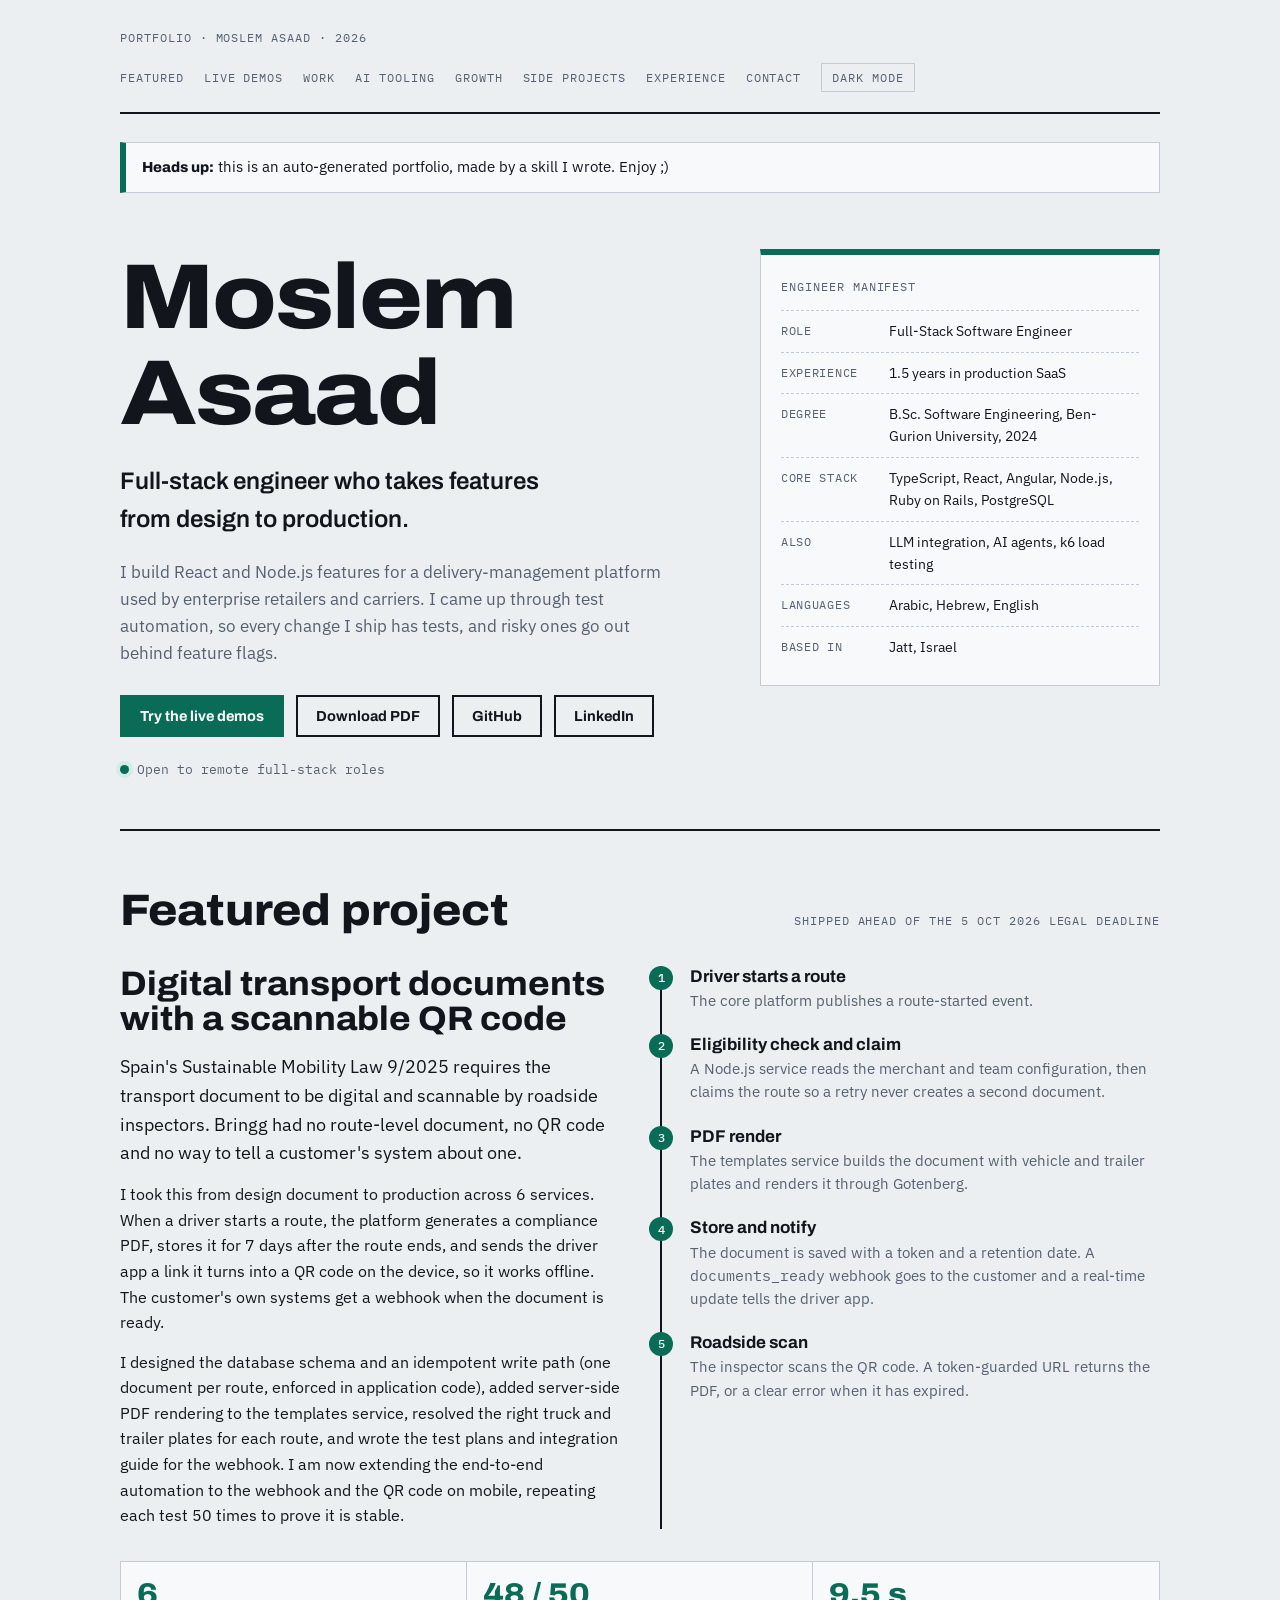
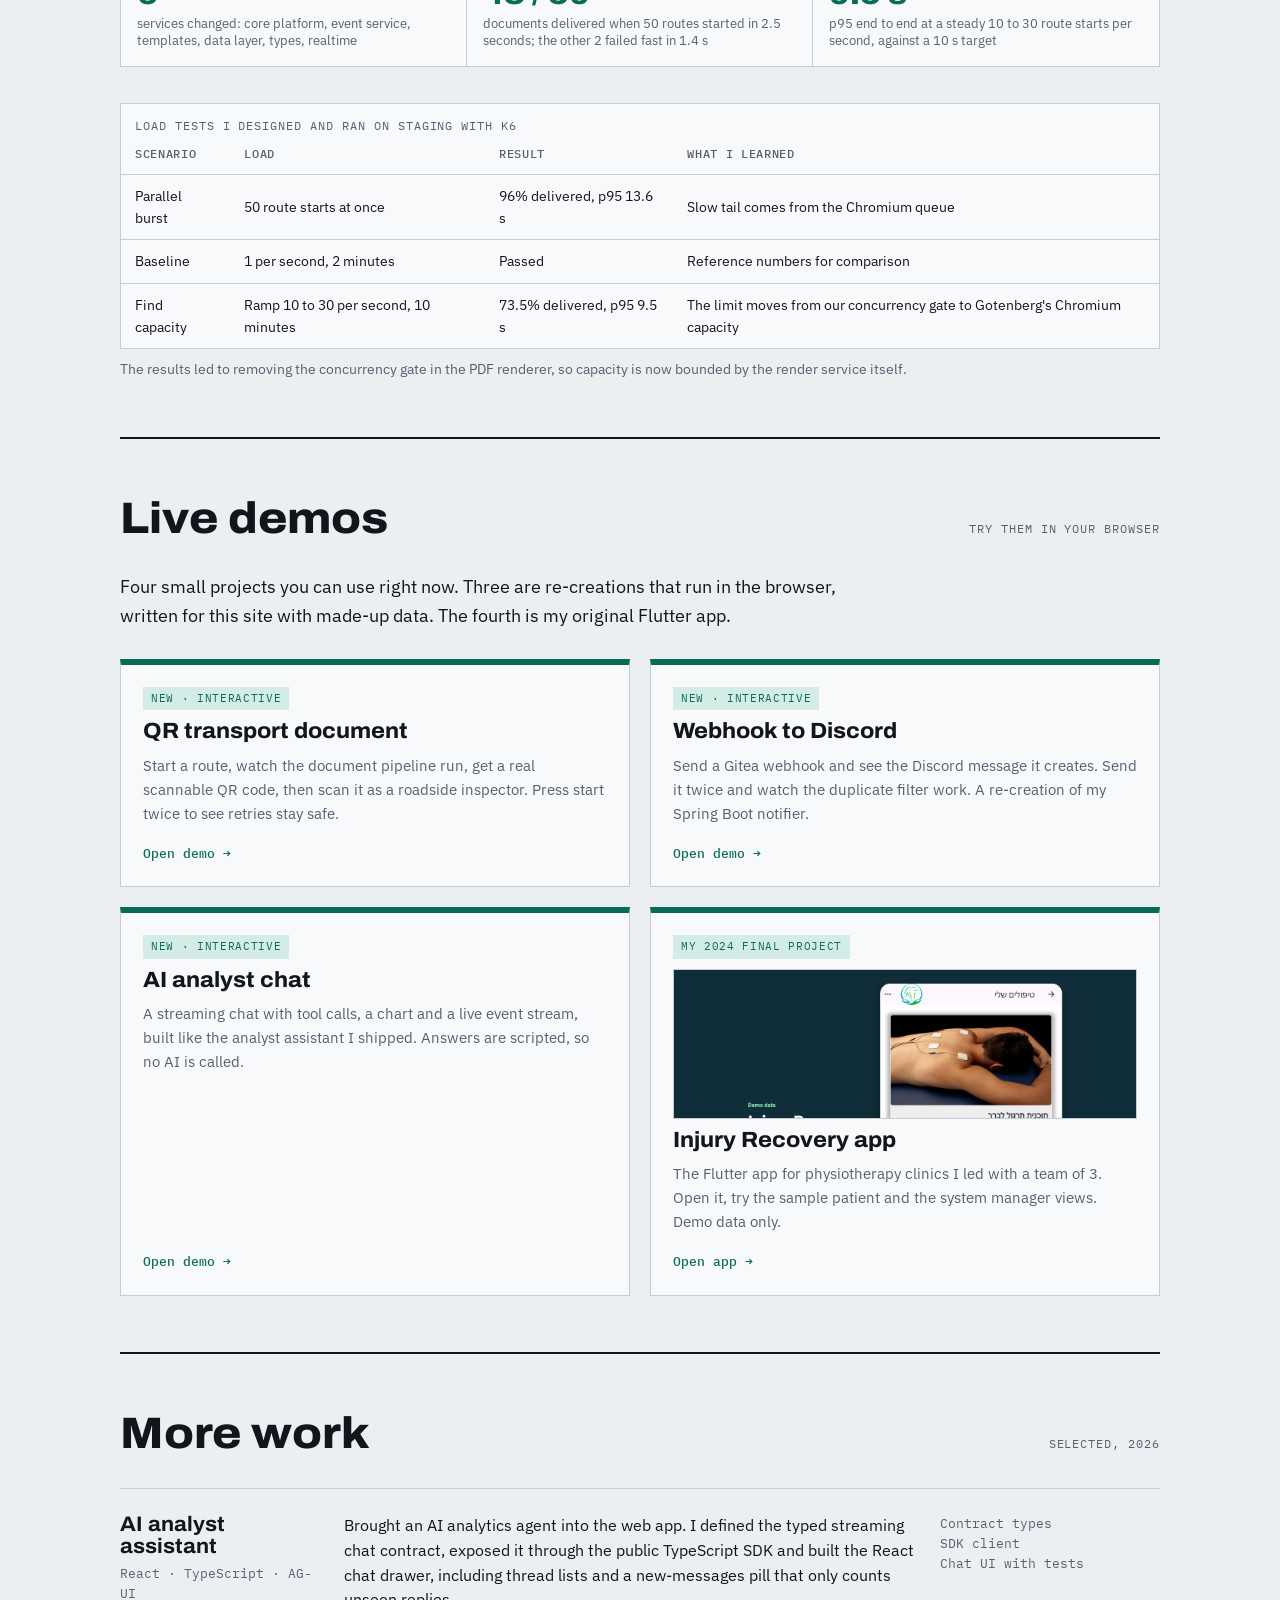
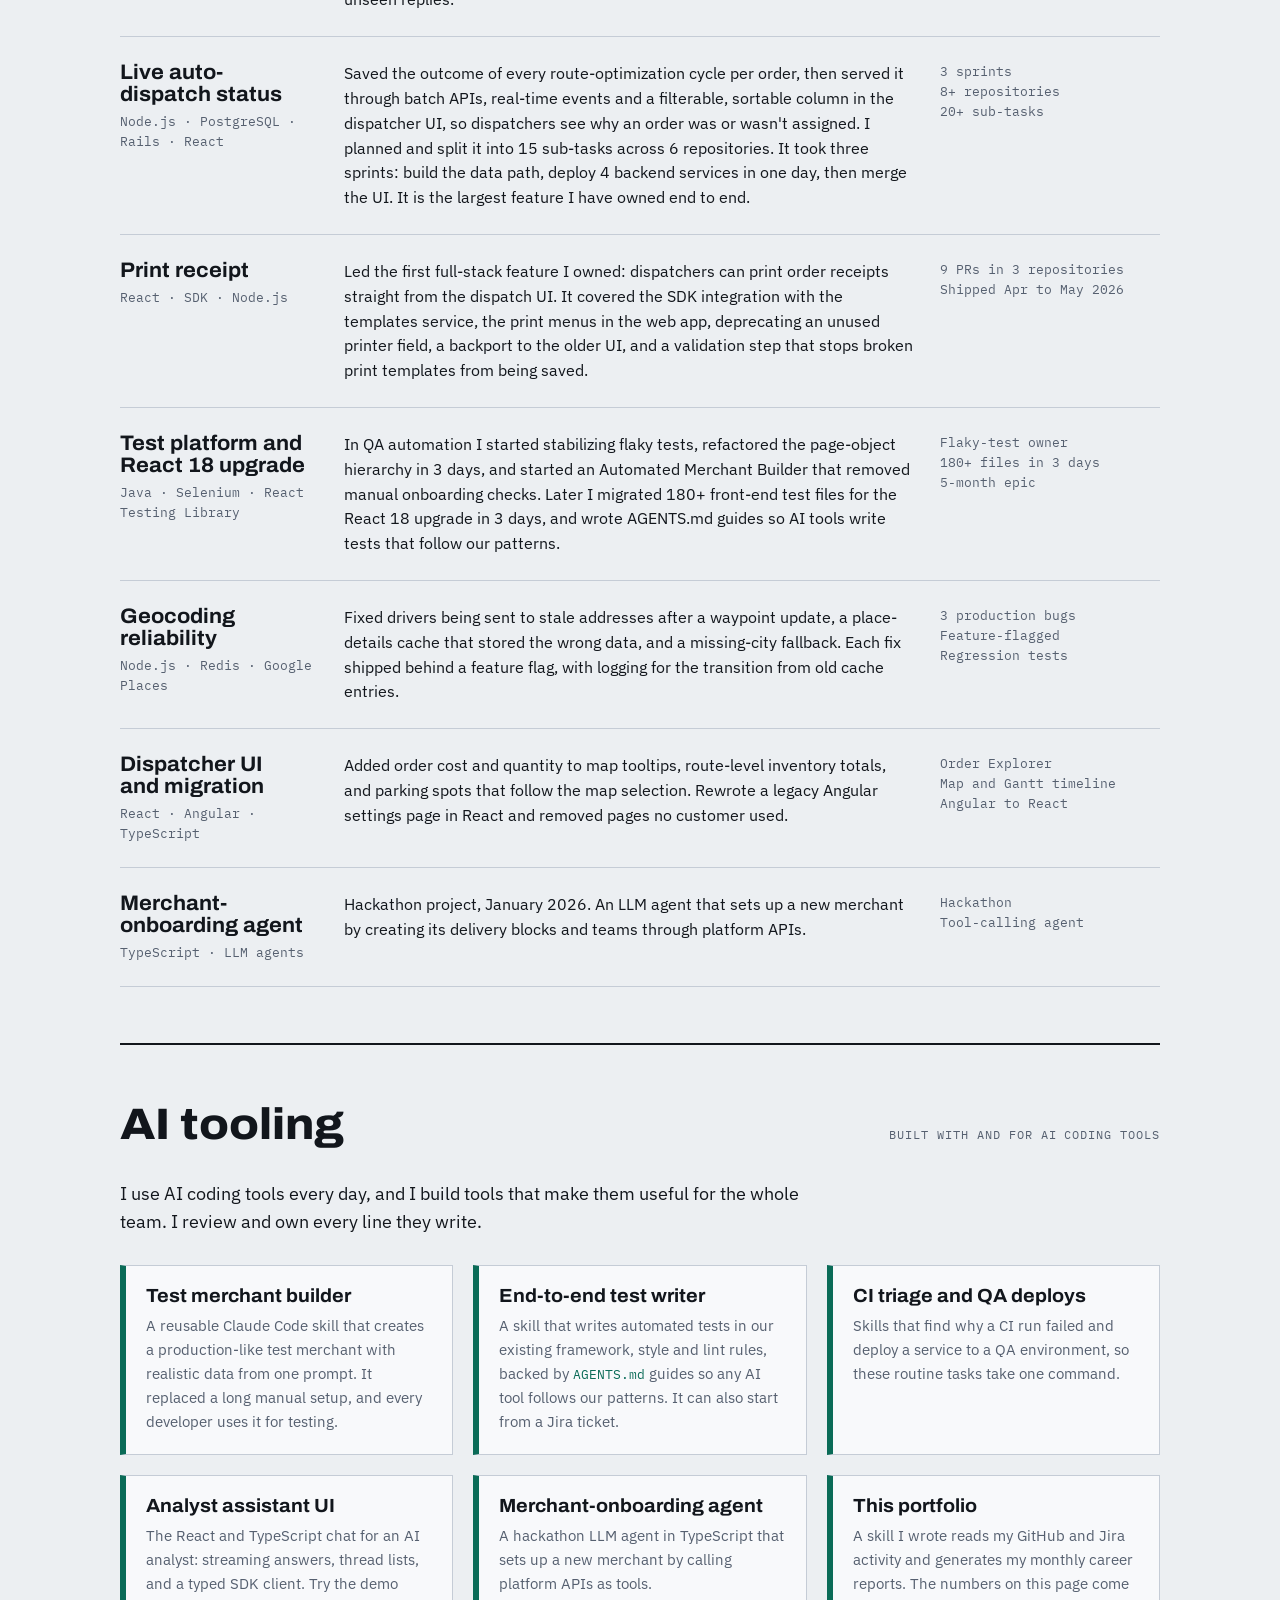
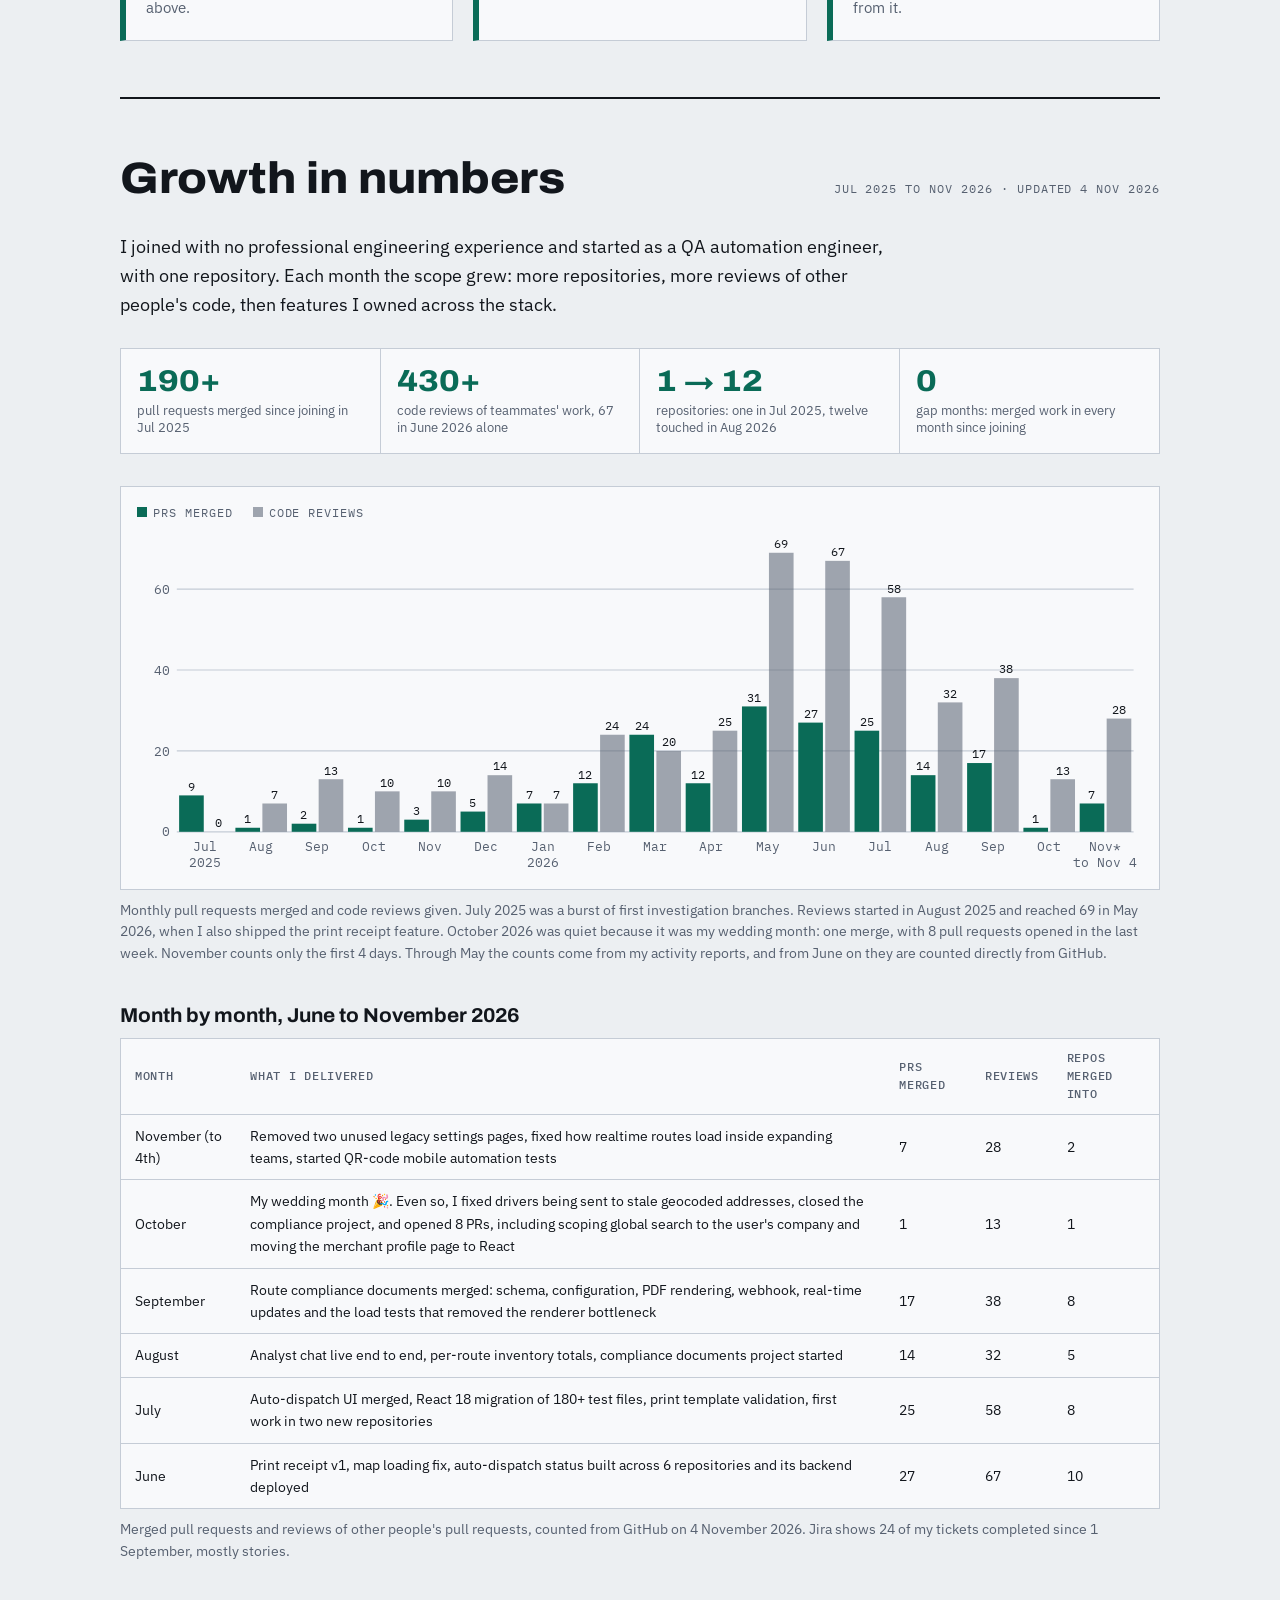
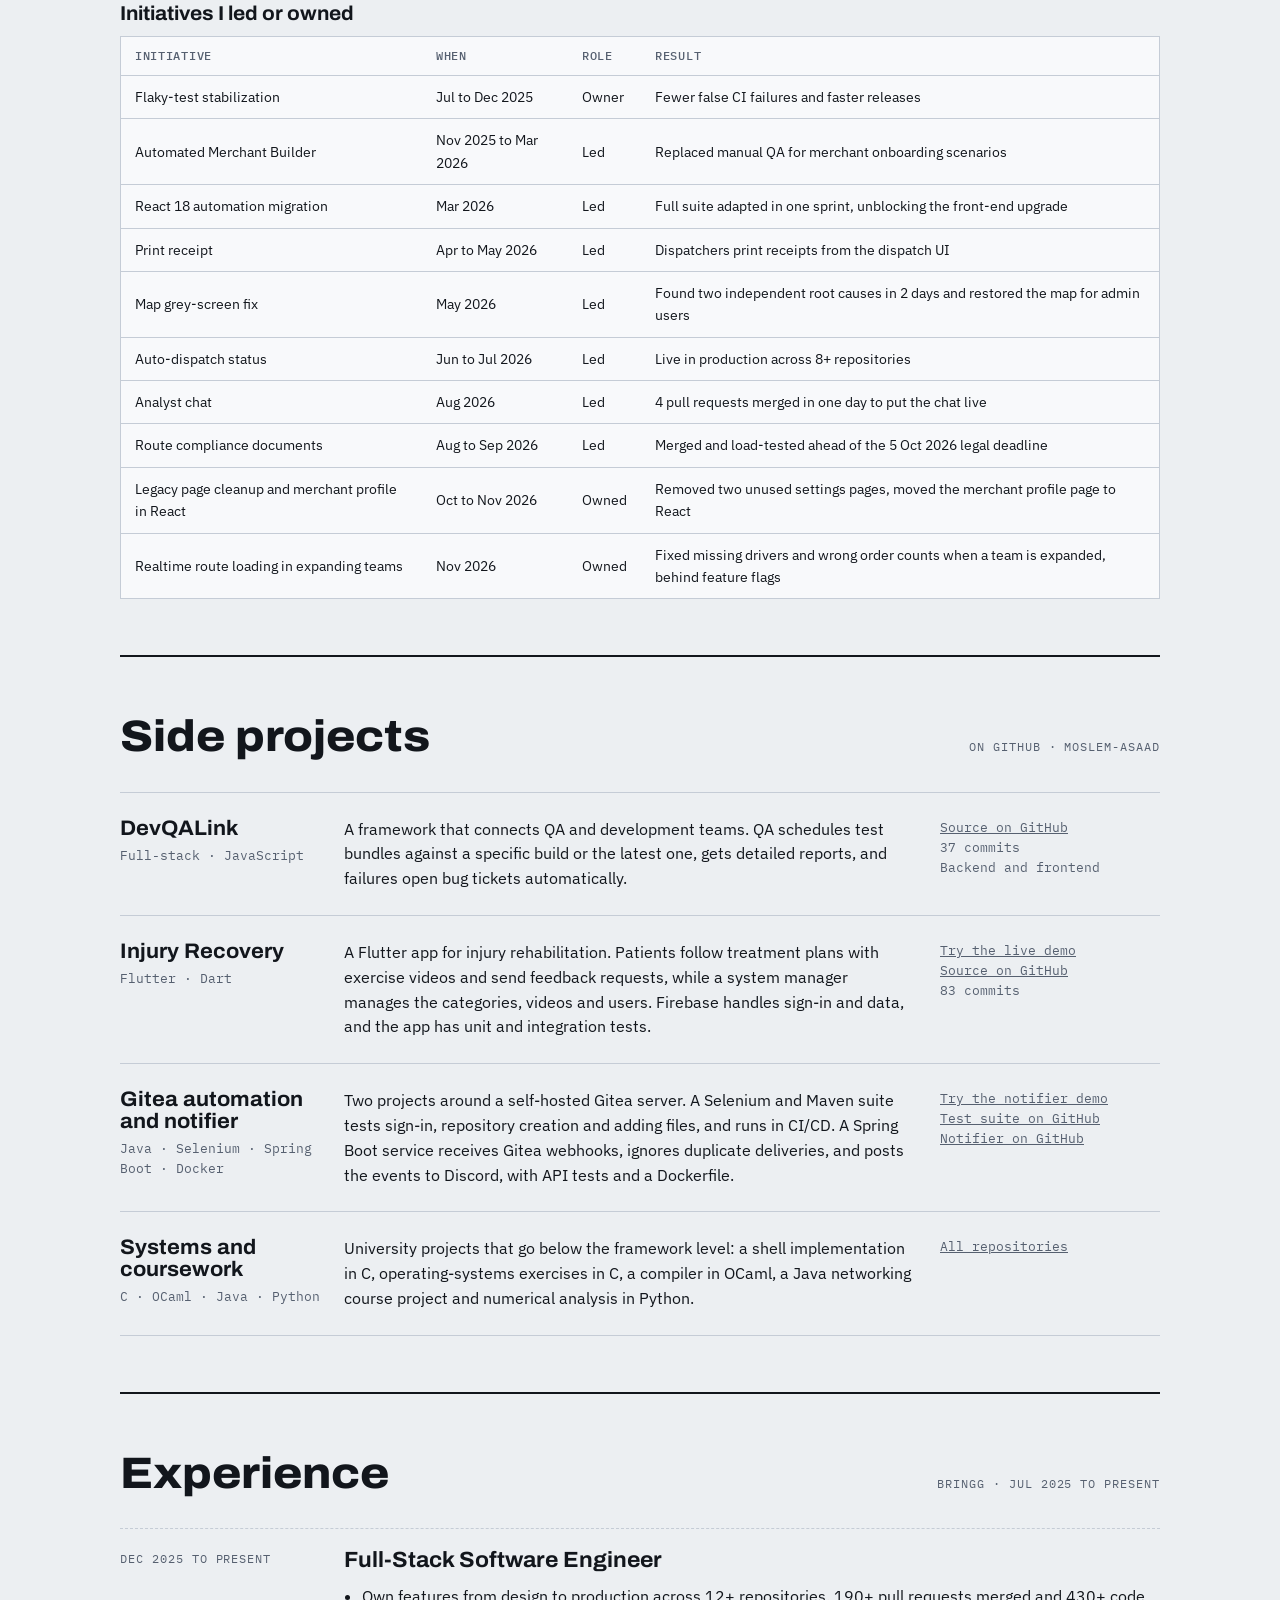
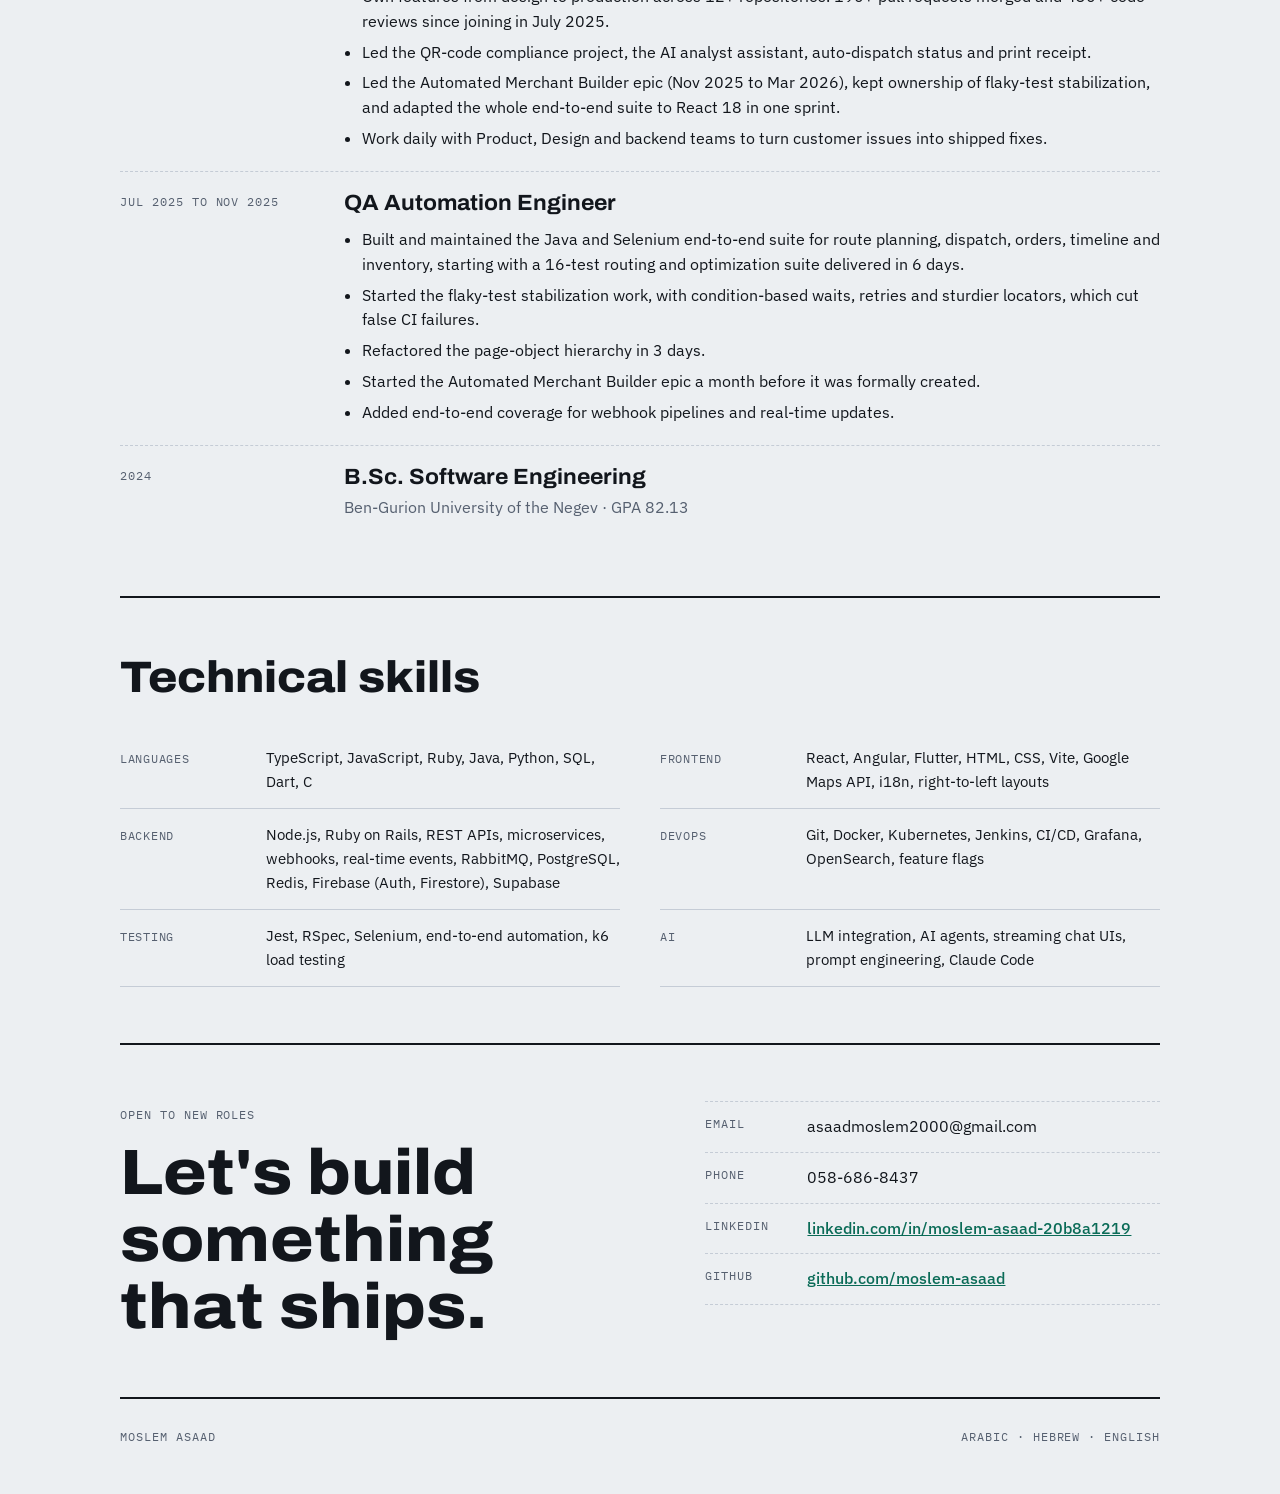
<file: index.html>
<!doctype html>
<html lang="en">
<head>
<meta charset="utf-8">
<meta name="viewport" content="width=device-width, initial-scale=1, viewport-fit=cover">
<title>Moslem Asaad | Full-Stack Engineer</title>
<meta name="description" content="Portfolio of Moslem Asaad, full-stack engineer. Live demos, shipped projects and results.">
<meta property="og:title" content="Moslem Asaad | Full-Stack Engineer">
<meta property="og:description" content="Live demos and shipped projects: a QR compliance feature across 6 services, an AI analyst chat and more.">
<link rel="stylesheet" href="https://fonts.googleapis.com/css2?family=Archivo:wdth,wght@62..125,500..900&family=IBM+Plex+Sans:wght@400;500;600&family=IBM+Plex+Mono:wght@400;500&display=swap">
<link rel="stylesheet" href="assets/site.css">
<script src="assets/site.js"></script>
</head>
<body>
<a class="skip" href="#main">Skip to content</a>
<div class="wrap">
  <header class="bar">
    <span class="label">Portfolio · Moslem Asaad · 2026</span>
    <nav class="label" aria-label="Sections">
      <a href="#case">Featured</a><a href="#demos">Live demos</a><a href="#work">Work</a><a href="#ai">AI tooling</a><a href="#growth">Growth</a><a href="#side">Side projects</a><a href="#experience">Experience</a><a href="#contact">Contact</a>
      <button class="theme-btn" data-theme-toggle type="button">Dark mode</button>
    </nav>
  </header>

  <main id="main">
    <p class="heads"><b>Heads up:</b> this is an auto-generated portfolio, made by a skill I wrote. Enjoy ;)</p>
    <div class="hero">
      <div>
        <h1>Moslem Asaad</h1>
        <p class="role">Full-stack engineer who takes features from design to production.</p>
        <p class="pitch">I build React and Node.js features for a delivery-management platform used by enterprise retailers and carriers. I came up through test automation, so every change I ship has tests, and risky ones go out behind feature flags.</p>
        <div class="actions">
          <a class="btn primary" href="#demos">Try the live demos</a>
          <a class="btn" href="Moslem-Asaad-Portfolio.pdf" download>Download PDF</a>
          <a class="btn" href="https://github.com/moslem-asaad" target="_blank" rel="noopener">GitHub</a>
          <a class="btn" href="https://www.linkedin.com/in/moslem-asaad-20b8a1219/" target="_blank" rel="noopener">LinkedIn</a>
        </div>
        <p class="status-pill">Open to remote full-stack roles</p>
      </div>
      <aside class="manifest" aria-label="At a glance">
        <span class="label">Engineer manifest</span>
        <dl>
          <div class="row"><dt>Role</dt><dd>Full-Stack Software Engineer</dd></div>
          <div class="row"><dt>Experience</dt><dd>1.5 years in production SaaS</dd></div>
          <div class="row"><dt>Degree</dt><dd>B.Sc. Software Engineering, Ben-Gurion University, 2024</dd></div>
          <div class="row"><dt>Core stack</dt><dd>TypeScript, React, Angular, Node.js, Ruby on Rails, PostgreSQL</dd></div>
          <div class="row"><dt>Also</dt><dd>LLM integration, AI agents, k6 load testing</dd></div>
          <div class="row"><dt>Languages</dt><dd>Arabic, Hebrew, English</dd></div>
          <div class="row"><dt>Based in</dt><dd>Jatt, Israel</dd></div>
        </dl>
      </aside>
    </div>

    <section id="case" aria-labelledby="case-h">
      <div class="sec-head">
        <h2 id="case-h">Featured project</h2>
        <span class="label">Shipped ahead of the 5 Oct 2026 legal deadline</span>
      </div>
      <div class="case">
        <div>
          <h3>Digital transport documents with a scannable QR code</h3>
          <p class="lede">Spain's Sustainable Mobility Law 9/2025 requires the transport document to be digital and scannable by roadside inspectors. Bringg had no route-level document, no QR code and no way to tell a customer's system about one.</p>
          <p>I took this from design document to production across 6 services. When a driver starts a route, the platform generates a compliance PDF, stores it for 7 days after the route ends, and sends the driver app a link it turns into a QR code on the device, so it works offline. The customer's own systems get a webhook when the document is ready.</p>
          <p>I designed the database schema and an idempotent write path (one document per route, enforced in application code), added server-side PDF rendering to the templates service, resolved the right truck and trailer plates for each route, and wrote the test plans and integration guide for the webhook. I am now extending the end-to-end automation to the webhook and the QR code on mobile, repeating each test 50 times to prove it is stable.</p>
        </div>
        <ol class="flow" aria-label="How a document is produced">
          <li><strong>Driver starts a route</strong><span>The core platform publishes a route-started event.</span></li>
          <li><strong>Eligibility check and claim</strong><span>A Node.js service reads the merchant and team configuration, then claims the route so a retry never creates a second document.</span></li>
          <li><strong>PDF render</strong><span>The templates service builds the document with vehicle and trailer plates and renders it through Gotenberg.</span></li>
          <li><strong>Store and notify</strong><span>The document is saved with a token and a retention date. A <span class="mono" style="display:inline;margin:0;color:inherit">documents_ready</span> webhook goes to the customer and a real-time update tells the driver app.</span></li>
          <li><strong>Roadside scan</strong><span>The inspector scans the QR code. A token-guarded URL returns the PDF, or a clear error when it has expired.</span></li>
        </ol>
      </div>

      <div class="facts">
        <div class="fact"><b>6</b><span>services changed: core platform, event service, templates, data layer, types, realtime</span></div>
        <div class="fact"><b>48 / 50</b><span>documents delivered when 50 routes started in 2.5 seconds; the other 2 failed fast in 1.4 s</span></div>
        <div class="fact"><b>9.5 s</b><span>p95 end to end at a steady 10 to 30 route starts per second, against a 10 s target</span></div>
      </div>

      <div class="tablewrap">
        <table>
          <caption class="label" style="text-align:left;padding:12px 14px 0;caption-side:top">Load tests I designed and ran on staging with k6</caption>
          <thead><tr><th>Scenario</th><th>Load</th><th>Result</th><th>What I learned</th></tr></thead>
          <tbody>
            <tr><td>Parallel burst</td><td>50 route starts at once</td><td>96% delivered, p95 13.6 s</td><td>Slow tail comes from the Chromium queue</td></tr>
            <tr><td>Baseline</td><td>1 per second, 2 minutes</td><td>Passed</td><td>Reference numbers for comparison</td></tr>
            <tr><td>Find capacity</td><td>Ramp 10 to 30 per second, 10 minutes</td><td>73.5% delivered, p95 9.5 s</td><td>The limit moves from our concurrency gate to Gotenberg's Chromium capacity</td></tr>
          </tbody>
        </table>
      </div>
      <p class="note">The results led to removing the concurrency gate in the PDF renderer, so capacity is now bounded by the render service itself.</p>
    </section>


    <section id="demos" aria-labelledby="demos-h">
      <div class="sec-head"><h2 id="demos-h">Live demos</h2><span class="label">Try them in your browser</span></div>
      <p class="lede" style="max-width:66ch;margin-bottom:28px;font-size:18px">Four small projects you can use right now. Three are re-creations that run in the browser, written for this site with made-up data. The fourth is my original Flutter app.</p>
      <div class="cards">
        <a class="card" href="demos/qr-document.html">
          <span class="tag">New · interactive</span>
          <h3>QR transport document</h3>
          <p>Start a route, watch the document pipeline run, get a real scannable QR code, then scan it as a roadside inspector. Press start twice to see retries stay safe.</p>
          <span class="go">Open demo →</span>
        </a>
        <a class="card" href="demos/webhook-playground.html">
          <span class="tag">New · interactive</span>
          <h3>Webhook to Discord</h3>
          <p>Send a Gitea webhook and see the Discord message it creates. Send it twice and watch the duplicate filter work. A re-creation of my Spring Boot notifier.</p>
          <span class="go">Open demo →</span>
        </a>
        <a class="card" href="demos/analyst-chat.html">
          <span class="tag">New · interactive</span>
          <h3>AI analyst chat</h3>
          <p>A streaming chat with tool calls, a chart and a live event stream, built like the analyst assistant I shipped. Answers are scripted, so no AI is called.</p>
          <span class="go">Open demo →</span>
        </a>
        <a class="card" href="injury-recovery/">
          <span class="tag">My 2024 final project</span>
          <img class="thumb" src="injury-recovery/screenshots/02-treatment-plans.png" alt="Treatment plans screen of the Injury Recovery app" loading="lazy">
          <h3>Injury Recovery app</h3>
          <p>The Flutter app for physiotherapy clinics I led with a team of 3. Open it, try the sample patient and the system manager views. Demo data only.</p>
          <span class="go">Open app →</span>
        </a>
      </div>
    </section>

    <section id="work" aria-labelledby="work-h">
      <div class="sec-head"><h2 id="work-h">More work</h2><span class="label">Selected, 2026</span></div>
      <ul class="work">
        <li>
          <div><h3>AI analyst assistant</h3><p class="stack" style="margin-top:6px">React · TypeScript · AG-UI</p></div>
          <p>Brought an AI analytics agent into the web app. I defined the typed streaming chat contract, exposed it through the public TypeScript SDK and built the React chat drawer, including thread lists and a new-messages pill that only counts unseen replies.</p>
          <p class="stack">Contract types<br>SDK client<br>Chat UI with tests</p>
        </li>
        <li>
          <div><h3>Live auto-dispatch status</h3><p class="stack" style="margin-top:6px">Node.js · PostgreSQL · Rails · React</p></div>
          <p>Saved the outcome of every route-optimization cycle per order, then served it through batch APIs, real-time events and a filterable, sortable column in the dispatcher UI, so dispatchers see why an order was or wasn't assigned. I planned and split it into 15 sub-tasks across 6 repositories. It took three sprints: build the data path, deploy 4 backend services in one day, then merge the UI. It is the largest feature I have owned end to end.</p>
          <p class="stack">3 sprints<br>8+ repositories<br>20+ sub-tasks</p>
        </li>
        <li>
          <div><h3>Print receipt</h3><p class="stack" style="margin-top:6px">React · SDK · Node.js</p></div>
          <p>Led the first full-stack feature I owned: dispatchers can print order receipts straight from the dispatch UI. It covered the SDK integration with the templates service, the print menus in the web app, deprecating an unused printer field, a backport to the older UI, and a validation step that stops broken print templates from being saved.</p>
          <p class="stack">9 PRs in 3 repositories<br>Shipped Apr to May 2026</p>
        </li>
        <li>
          <div><h3>Test platform and React 18 upgrade</h3><p class="stack" style="margin-top:6px">Java · Selenium · React Testing Library</p></div>
          <p>In QA automation I started stabilizing flaky tests, refactored the page-object hierarchy in 3 days, and started an Automated Merchant Builder that removed manual onboarding checks. Later I migrated 180+ front-end test files for the React 18 upgrade in 3 days, and wrote AGENTS.md guides so AI tools write tests that follow our patterns.</p>
          <p class="stack">Flaky-test owner<br>180+ files in 3 days<br>5-month epic</p>
        </li>
        <li>
          <div><h3>Geocoding reliability</h3><p class="stack" style="margin-top:6px">Node.js · Redis · Google Places</p></div>
          <p>Fixed drivers being sent to stale addresses after a waypoint update, a place-details cache that stored the wrong data, and a missing-city fallback. Each fix shipped behind a feature flag, with logging for the transition from old cache entries.</p>
          <p class="stack">3 production bugs<br>Feature-flagged<br>Regression tests</p>
        </li>
        <li>
          <div><h3>Dispatcher UI and migration</h3><p class="stack" style="margin-top:6px">React · Angular · TypeScript</p></div>
          <p>Added order cost and quantity to map tooltips, route-level inventory totals, and parking spots that follow the map selection. Rewrote a legacy Angular settings page in React and removed pages no customer used.</p>
          <p class="stack">Order Explorer<br>Map and Gantt timeline<br>Angular to React</p>
        </li>
        <li>
          <div><h3>Merchant-onboarding agent</h3><p class="stack" style="margin-top:6px">TypeScript · LLM agents</p></div>
          <p>Hackathon project, January 2026. An LLM agent that sets up a new merchant by creating its delivery blocks and teams through platform APIs.</p>
          <p class="stack">Hackathon<br>Tool-calling agent</p>
        </li>
      </ul>
    </section>


    <section id="ai" aria-labelledby="ai-h">
      <div class="sec-head"><h2 id="ai-h">AI tooling</h2><span class="label">Built with and for AI coding tools</span></div>
      <p class="lede" style="max-width:66ch;margin-bottom:28px;font-size:18px">I use AI coding tools every day, and I build tools that make them useful for the whole team. I review and own every line they write.</p>
      <div class="skills-grid">
        <div class="skill-card"><h3>Test merchant builder</h3><p>A reusable Claude Code skill that creates a production-like test merchant with realistic data from one prompt. It replaced a long manual setup, and every developer uses it for testing.</p></div>
        <div class="skill-card"><h3>End-to-end test writer</h3><p>A skill that writes automated tests in our existing framework, style and lint rules, backed by <code>AGENTS.md</code> guides so any AI tool follows our patterns. It can also start from a Jira ticket.</p></div>
        <div class="skill-card"><h3>CI triage and QA deploys</h3><p>Skills that find why a CI run failed and deploy a service to a QA environment, so these routine tasks take one command.</p></div>
        <div class="skill-card"><h3>Analyst assistant UI</h3><p>The React and TypeScript chat for an AI analyst: streaming answers, thread lists, and a typed SDK client. Try the demo above.</p></div>
        <div class="skill-card"><h3>Merchant-onboarding agent</h3><p>A hackathon LLM agent in TypeScript that sets up a new merchant by calling platform APIs as tools.</p></div>
        <div class="skill-card"><h3>This portfolio</h3><p>A skill I wrote reads my GitHub and Jira activity and generates my monthly career reports. The numbers on this page come from it.</p></div>
      </div>
    </section>

    <section id="growth" aria-labelledby="growth-h">
      <div class="sec-head"><h2 id="growth-h">Growth in numbers</h2><span class="label">Jul 2025 to Nov 2026 · updated 4 Nov 2026</span></div>
      <div class="case" style="grid-template-columns:minmax(0,1fr)">
        <p class="lede" style="margin:0;max-width:70ch">I joined with no professional engineering experience and started as a QA automation engineer, with one repository. Each month the scope grew: more repositories, more reviews of other people's code, then features I owned across the stack.</p>
      </div>
      <div class="facts four" style="margin-top:28px">
        <div class="fact"><b>190+</b><span>pull requests merged since joining in Jul 2025</span></div>
        <div class="fact"><b>430+</b><span>code reviews of teammates' work, 67 in June 2026 alone</span></div>
        <div class="fact"><b>1 → 12</b><span>repositories: one in Jul 2025, twelve touched in Aug 2026</span></div>
        <div class="fact"><b>0</b><span>gap months: merged work in every month since joining</span></div>
      </div>

      <div class="chart">
        <div class="legend label"><span>PRs merged</span><span>Code reviews</span></div>
        <div class="chart-scroll"><div id="monthly-chart" role="img" aria-label="Grouped bar chart of pull requests merged and code reviews per month, July 2025 to November 4 2026. PRs rise from 9 in the first month to 31 in May 2026 and reviews from 0 to 69, both staying high through September 2026."></div></div>
      </div>
      <p class="note">Monthly pull requests merged and code reviews given. July 2025 was a burst of first investigation branches. Reviews started in August 2025 and reached 69 in May 2026, when I also shipped the print receipt feature. October 2026 was quiet because it was my wedding month: one merge, with 8 pull requests opened in the last week. November counts only the first 4 days. Through May the counts come from my activity reports, and from June on they are counted directly from GitHub.</p>

      <h3 class="sub">Month by month, June to November 2026</h3>
      <div class="tablewrap" style="margin-top:0">
        <table>
          <thead><tr><th>Month</th><th>What I delivered</th><th>PRs merged</th><th>Reviews</th><th>Repos merged into</th></tr></thead>
          <tbody>
            <tr><td>November (to 4th)</td><td>Removed two unused legacy settings pages, fixed how realtime routes load inside expanding teams, started QR-code mobile automation tests</td><td>7</td><td>28</td><td>2</td></tr>
            <tr><td>October</td><td>My wedding month 🎉. Even so, I fixed drivers being sent to stale geocoded addresses, closed the compliance project, and opened 8 PRs, including scoping global search to the user's company and moving the merchant profile page to React</td><td>1</td><td>13</td><td>1</td></tr>
            <tr><td>September</td><td>Route compliance documents merged: schema, configuration, PDF rendering, webhook, real-time updates and the load tests that removed the renderer bottleneck</td><td>17</td><td>38</td><td>8</td></tr>
            <tr><td>August</td><td>Analyst chat live end to end, per-route inventory totals, compliance documents project started</td><td>14</td><td>32</td><td>5</td></tr>
            <tr><td>July</td><td>Auto-dispatch UI merged, React 18 migration of 180+ test files, print template validation, first work in two new repositories</td><td>25</td><td>58</td><td>8</td></tr>
            <tr><td>June</td><td>Print receipt v1, map loading fix, auto-dispatch status built across 6 repositories and its backend deployed</td><td>27</td><td>67</td><td>10</td></tr>
          </tbody>
        </table>
      </div>
      <p class="note">Merged pull requests and reviews of other people's pull requests, counted from GitHub on 4 November 2026. Jira shows 24 of my tickets completed since 1 September, mostly stories.</p>

      <h3 class="sub">Initiatives I led or owned</h3>
      <div class="tablewrap" style="margin-top:0">
        <table>
          <thead><tr><th>Initiative</th><th>When</th><th>Role</th><th>Result</th></tr></thead>
          <tbody>
            <tr><td>Flaky-test stabilization</td><td>Jul to Dec 2025</td><td>Owner</td><td>Fewer false CI failures and faster releases</td></tr>
            <tr><td>Automated Merchant Builder</td><td>Nov 2025 to Mar 2026</td><td>Led</td><td>Replaced manual QA for merchant onboarding scenarios</td></tr>
            <tr><td>React 18 automation migration</td><td>Mar 2026</td><td>Led</td><td>Full suite adapted in one sprint, unblocking the front-end upgrade</td></tr>
            <tr><td>Print receipt</td><td>Apr to May 2026</td><td>Led</td><td>Dispatchers print receipts from the dispatch UI</td></tr>
            <tr><td>Map grey-screen fix</td><td>May 2026</td><td>Led</td><td>Found two independent root causes in 2 days and restored the map for admin users</td></tr>
            <tr><td>Auto-dispatch status</td><td>Jun to Jul 2026</td><td>Led</td><td>Live in production across 8+ repositories</td></tr>
            <tr><td>Analyst chat</td><td>Aug 2026</td><td>Led</td><td>4 pull requests merged in one day to put the chat live</td></tr>
            <tr><td>Route compliance documents</td><td>Aug to Sep 2026</td><td>Led</td><td>Merged and load-tested ahead of the 5 Oct 2026 legal deadline</td></tr>
            <tr><td>Legacy page cleanup and merchant profile in React</td><td>Oct to Nov 2026</td><td>Owned</td><td>Removed two unused settings pages, moved the merchant profile page to React</td></tr>
            <tr><td>Realtime route loading in expanding teams</td><td>Nov 2026</td><td>Owned</td><td>Fixed missing drivers and wrong order counts when a team is expanded, behind feature flags</td></tr>
          </tbody>
        </table>
      </div>
    </section>

    <section id="side" aria-labelledby="side-h">
      <div class="sec-head"><h2 id="side-h">Side projects</h2><span class="label">On GitHub · moslem-asaad</span></div>
      <ul class="work">
        <li>
          <div><h3>DevQALink</h3><p class="stack" style="margin-top:6px">Full-stack · JavaScript</p></div>
          <p>A framework that connects QA and development teams. QA schedules test bundles against a specific build or the latest one, gets detailed reports, and failures open bug tickets automatically.</p>
          <p class="stack"><a href="https://github.com/moslem-asaad/DevQALink" target="_blank" rel="noopener">Source on GitHub</a><br>37 commits<br>Backend and frontend</p>
        </li>
        <li>
          <div><h3>Injury Recovery</h3><p class="stack" style="margin-top:6px">Flutter · Dart</p></div>
          <p>A Flutter app for injury rehabilitation. Patients follow treatment plans with exercise videos and send feedback requests, while a system manager manages the categories, videos and users. Firebase handles sign-in and data, and the app has unit and integration tests.</p>
          <p class="stack"><a href="injury-recovery/">Try the live demo</a><br><a href="https://github.com/moslem-asaad/Injury-Recovery" target="_blank" rel="noopener">Source on GitHub</a><br>83 commits</p>
        </li>
        <li>
          <div><h3>Gitea automation and notifier</h3><p class="stack" style="margin-top:6px">Java · Selenium · Spring Boot · Docker</p></div>
          <p>Two projects around a self-hosted Gitea server. A Selenium and Maven suite tests sign-in, repository creation and adding files, and runs in CI/CD. A Spring Boot service receives Gitea webhooks, ignores duplicate deliveries, and posts the events to Discord, with API tests and a Dockerfile.</p>
          <p class="stack"><a href="demos/webhook-playground.html">Try the notifier demo</a><br><a href="https://github.com/moslem-asaad/Gitea-Test-Automatio" target="_blank" rel="noopener">Test suite on GitHub</a><br><a href="https://github.com/moslem-asaad/giteaNotificator" target="_blank" rel="noopener">Notifier on GitHub</a></p>
        </li>
        <li>
          <div><h3>Systems and coursework</h3><p class="stack" style="margin-top:6px">C · OCaml · Java · Python</p></div>
          <p>University projects that go below the framework level: a shell implementation in C, operating-systems exercises in C, a compiler in OCaml, a Java networking course project and numerical analysis in Python.</p>
          <p class="stack"><a href="https://github.com/moslem-asaad?tab=repositories" target="_blank" rel="noopener">All repositories</a></p>
        </li>
      </ul>
    </section>

    <section id="experience" aria-labelledby="exp-h">
      <div class="sec-head"><h2 id="exp-h">Experience</h2><span class="label">Bringg · Jul 2025 to present</span></div>
      <div class="job">
        <div class="label">Dec 2025 to present</div>
        <div>
          <h3>Full-Stack Software Engineer</h3>
          <ul>
            <li>Own features from design to production across 12+ repositories. 190+ pull requests merged and 430+ code reviews since joining in July 2025.</li>
            <li>Led the QR-code compliance project, the AI analyst assistant, auto-dispatch status and print receipt.</li>
            <li>Led the Automated Merchant Builder epic (Nov 2025 to Mar 2026), kept ownership of flaky-test stabilization, and adapted the whole end-to-end suite to React 18 in one sprint.</li>
            <li>Work daily with Product, Design and backend teams to turn customer issues into shipped fixes.</li>
          </ul>
        </div>
      </div>
      <div class="job">
        <div class="label">Jul 2025 to Nov 2025</div>
        <div>
          <h3>QA Automation Engineer</h3>
          <ul>
            <li>Built and maintained the Java and Selenium end-to-end suite for route planning, dispatch, orders, timeline and inventory, starting with a 16-test routing and optimization suite delivered in 6 days.</li>
            <li>Started the flaky-test stabilization work, with condition-based waits, retries and sturdier locators, which cut false CI failures.</li>
            <li>Refactored the page-object hierarchy in 3 days.</li>
            <li>Started the Automated Merchant Builder epic a month before it was formally created.</li>
            <li>Added end-to-end coverage for webhook pipelines and real-time updates.</li>
          </ul>
        </div>
      </div>
      <div class="job">
        <div class="label">2024</div>
        <div>
          <h3>B.Sc. Software Engineering</h3>
          <p style="margin-top:6px;color:var(--muted)">Ben-Gurion University of the Negev · GPA 82.13</p>
        </div>
      </div>
    </section>

    <section id="skills" aria-labelledby="skills-h">
      <div class="sec-head"><h2 id="skills-h">Technical skills</h2></div>
      <dl class="skills" style="margin:0">
        <div class="skill"><dt>Languages</dt><dd>TypeScript, JavaScript, Ruby, Java, Python, SQL, Dart, C</dd></div>
        <div class="skill"><dt>Frontend</dt><dd>React, Angular, Flutter, HTML, CSS, Vite, Google Maps API, i18n, right-to-left layouts</dd></div>
        <div class="skill"><dt>Backend</dt><dd>Node.js, Ruby on Rails, REST APIs, microservices, webhooks, real-time events, RabbitMQ, PostgreSQL, Redis, Firebase (Auth, Firestore), Supabase</dd></div>
        <div class="skill"><dt>DevOps</dt><dd>Git, Docker, Kubernetes, Jenkins, CI/CD, Grafana, OpenSearch, feature flags</dd></div>
        <div class="skill"><dt>Testing</dt><dd>Jest, RSpec, Selenium, end-to-end automation, k6 load testing</dd></div>
        <div class="skill"><dt>AI</dt><dd>LLM integration, AI agents, streaming chat UIs, prompt engineering, Claude Code</dd></div>
      </dl>
    </section>

    <section id="contact" aria-labelledby="contact-h">
      <div class="contact">
        <div>
          <span class="label">Open to new roles</span>
          <h2 id="contact-h" style="margin-top:12px">Let's build something that ships.</h2>
        </div>
        <ul class="links">
          <li><span class="label">Email</span><span>asaadmoslem2000@gmail.com</span></li>
          <li><span class="label">Phone</span><span>058-686-8437</span></li>
          <li><span class="label">LinkedIn</span><a href="https://www.linkedin.com/in/moslem-asaad-20b8a1219/" target="_blank" rel="noopener">linkedin.com/in/moslem-asaad-20b8a1219</a></li>
          <li><span class="label">GitHub</span><a href="https://github.com/moslem-asaad" target="_blank" rel="noopener">github.com/moslem-asaad</a></li>
        </ul>
      </div>
    </section>
  </main>

  <script>
    (function () {
      var months = ["Jul", "Aug", "Sep", "Oct", "Nov", "Dec", "Jan", "Feb", "Mar", "Apr", "May", "Jun", "Jul", "Aug", "Sep", "Oct", "Nov*"];
      var prs = [9, 1, 2, 1, 3, 5, 7, 12, 24, 12, 31, 27, 25, 14, 17, 1, 7];
      var revs = [0, 7, 13, 10, 10, 14, 7, 24, 20, 25, 69, 67, 58, 32, 38, 13, 28];
      var W = 860, H = 300, L = 34, R = 8, T = 16, B = 42;
      var pw = W - L - R, ph = H - T - B, max = 70, gw = pw / months.length, bw = Math.min(22, gw / 2 - 3);
      var y = function (v) { return T + ph - (v / max) * ph; };
      var s = '<svg viewBox="0 0 ' + W + ' ' + H + '" xmlns="http://www.w3.org/2000/svg">';
      [0, 20, 40, 60].forEach(function (g) {
        s += '<line class="grid" x1="' + L + '" x2="' + (W - R) + '" y1="' + y(g) + '" y2="' + y(g) + '"/><text x="' + (L - 6) + '" y="' + (y(g) + 4) + '" text-anchor="end">' + g + '</text>';
      });
      months.forEach(function (m, i) {
        var cx = L + gw * i + gw / 2;
        var yr = i === 0 ? "2025" : i === 6 ? "2026" : i === 16 ? "to Nov 4" : "";
        s += '<rect class="bar-pr" x="' + (cx - bw - 1) + '" y="' + y(prs[i]) + '" width="' + bw + '" height="' + (T + ph - y(prs[i])) + '"/>';
        s += '<rect class="bar-rev" x="' + (cx + 1) + '" y="' + y(revs[i]) + '" width="' + bw + '" height="' + (T + ph - y(revs[i])) + '"/>';
        s += '<text class="val" x="' + (cx - bw / 2 - 1) + '" y="' + (y(prs[i]) - 4) + '" text-anchor="middle">' + prs[i] + '</text>';
        s += '<text class="val" x="' + (cx + bw / 2 + 1) + '" y="' + (y(revs[i]) - 4) + '" text-anchor="middle">' + revs[i] + '</text>';
        s += '<text x="' + cx + '" y="' + (H - B + 16) + '" text-anchor="middle">' + m + '</text>';
        if (yr) s += '<text x="' + cx + '" y="' + (H - B + 30) + '" text-anchor="middle">' + yr + '</text>';
      });
      s += '</svg>';
      var el = document.getElementById("monthly-chart");
      if (el) el.innerHTML = s;
    })();
  </script>

  <footer class="label"><span>Moslem Asaad</span><span>Arabic · Hebrew · English</span></footer>
</div>
</body>
</html>
</file>
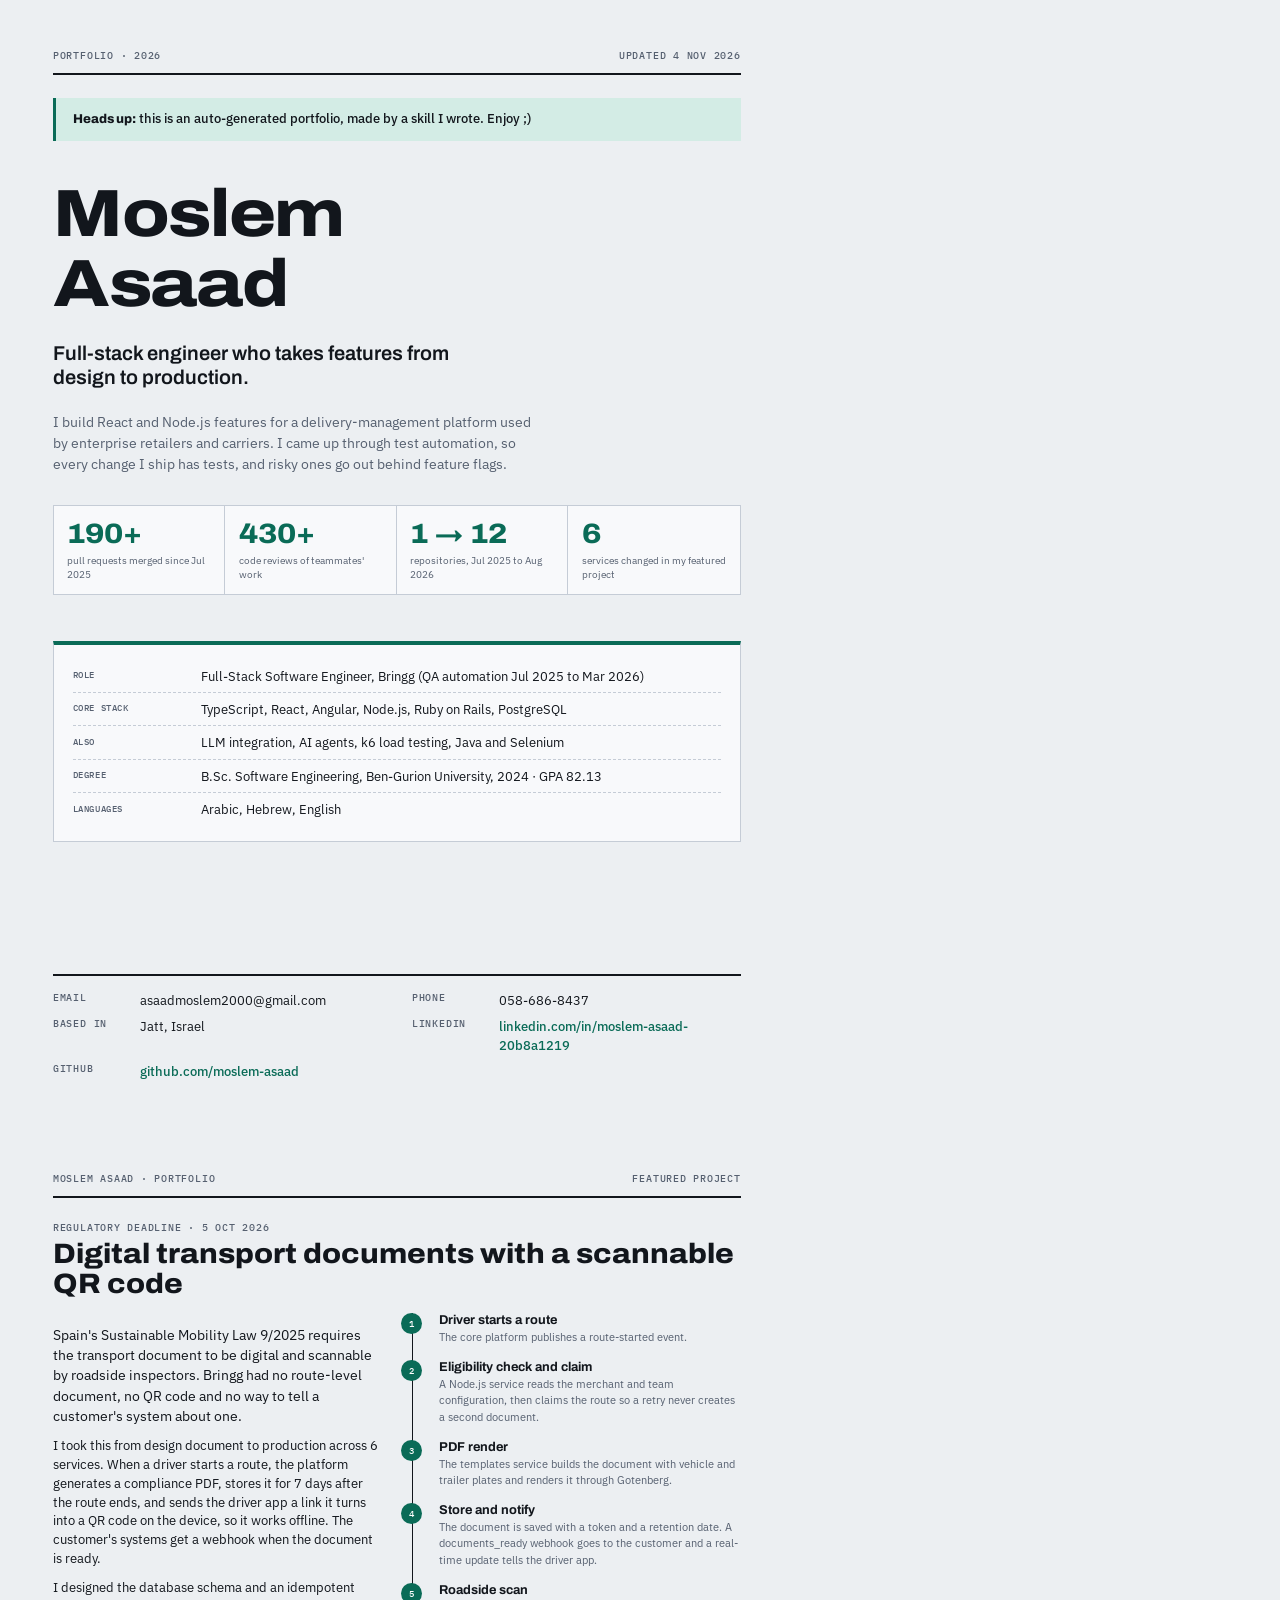
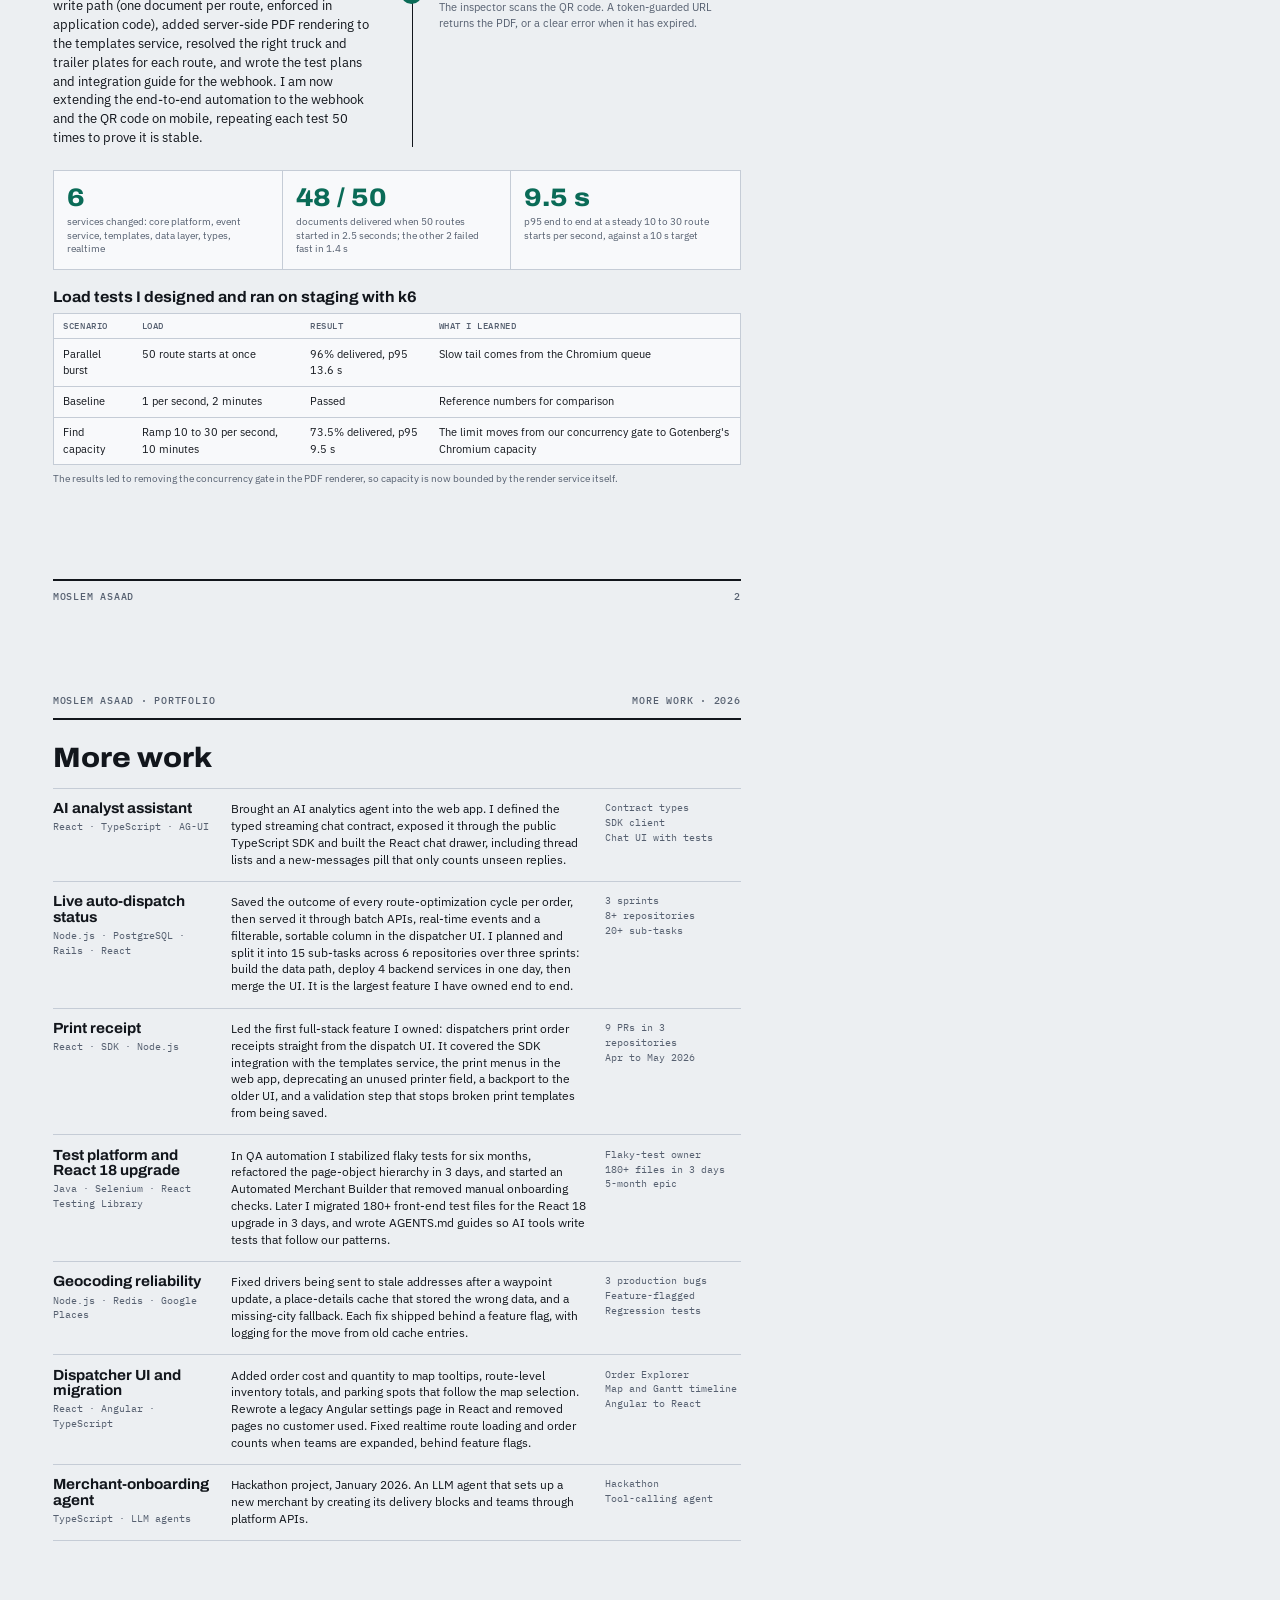
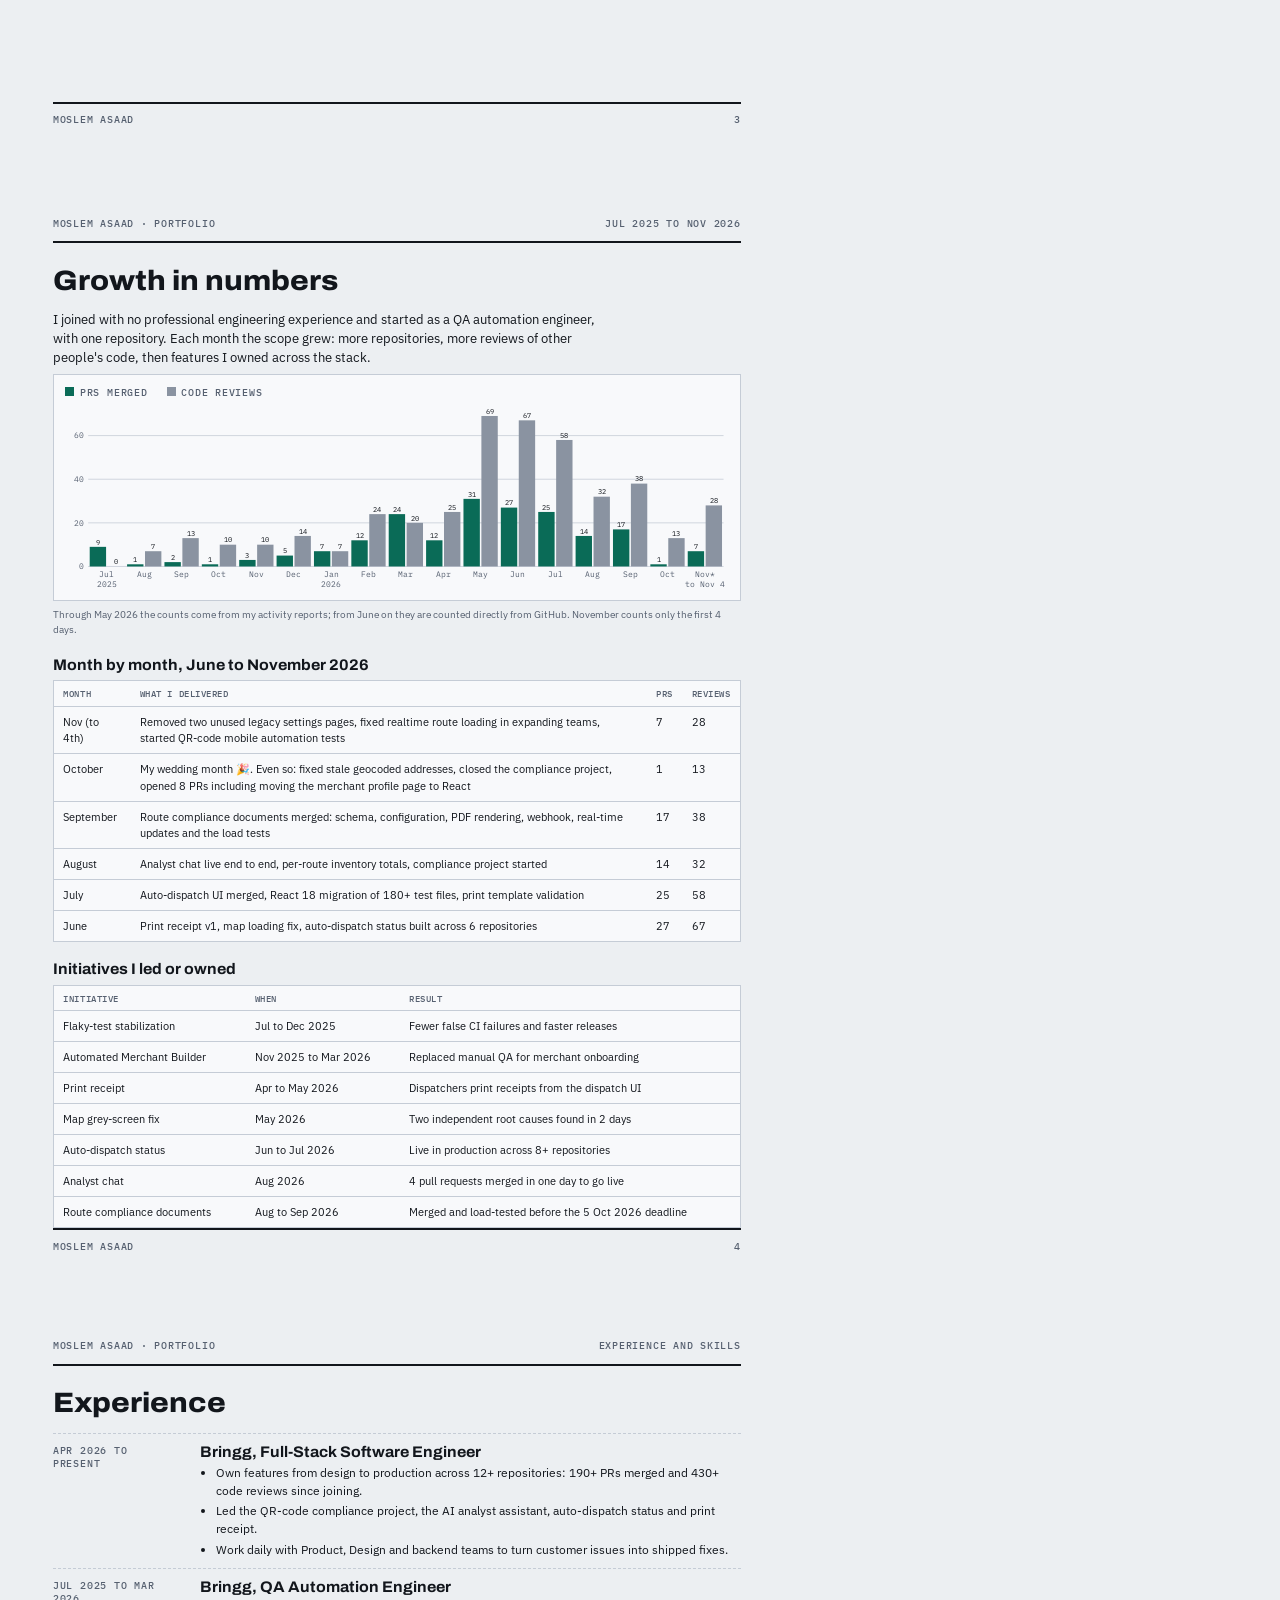
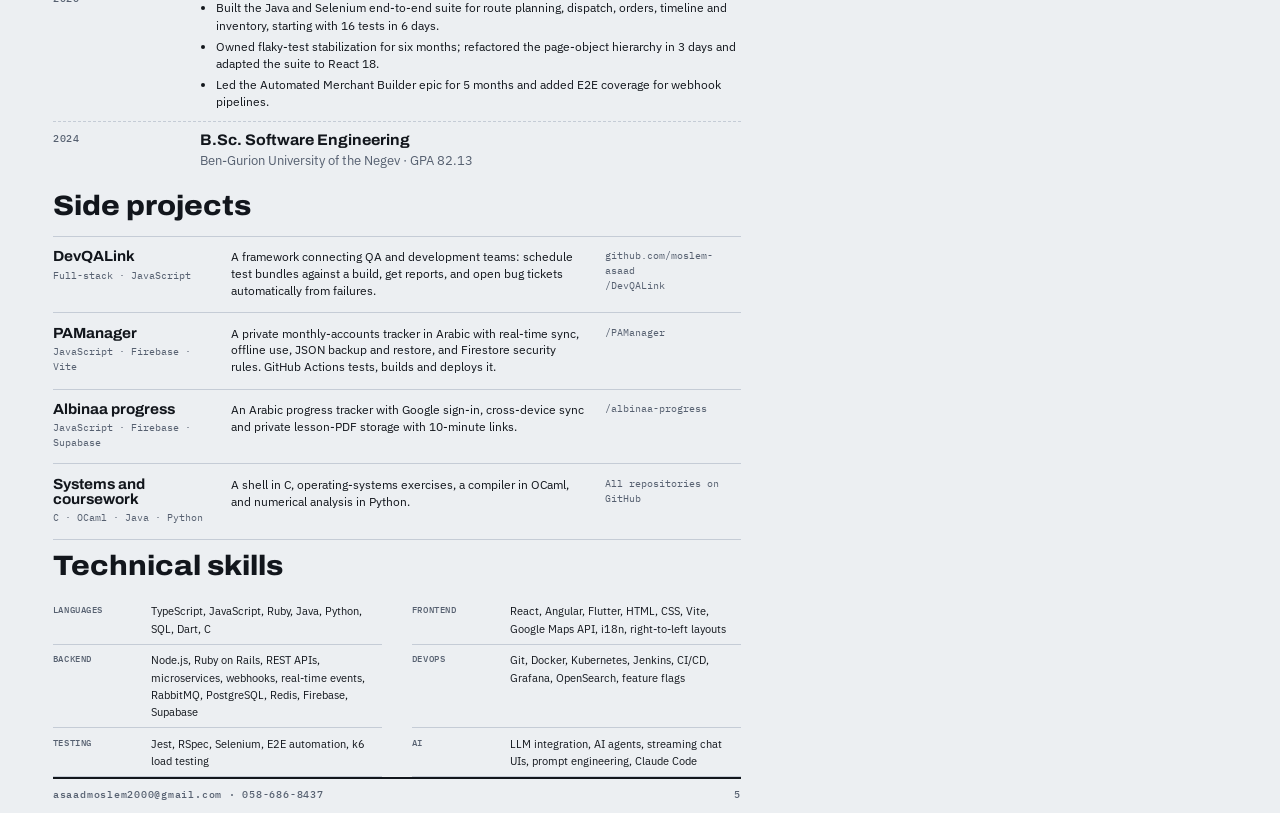
<file: portfolio-pdf.html>
<!doctype html>
<html lang="en"><head><meta charset="utf-8"><title>Moslem Asaad Portfolio</title>
<link rel="stylesheet" href="https://fonts.googleapis.com/css2?family=Archivo:wdth,wght@62..125,500..900&family=IBM+Plex+Sans:wght@400;500;600&family=IBM+Plex+Mono:wght@400;500&display=swap">
<style>
:root{--bg:#eceff2;--paper:#f8f9fb;--fg:#12161c;--muted:#566070;--rule:#c5ccd6;--accent:#0a6b57;--soft:#d3ece5;
--d:"Archivo","Helvetica Neue",Arial,sans-serif;--b:"IBM Plex Sans",system-ui,sans-serif;--m:"IBM Plex Mono",ui-monospace,Menlo,monospace}
@page{size:A4;margin:0}
*{box-sizing:border-box}
html{-webkit-print-color-adjust:exact;print-color-adjust:exact}
body{margin:0;background:var(--bg);color:var(--fg);font:9.4pt/1.5 var(--b)}
.page{width:210mm;height:297mm;padding:13mm 14mm 11mm;background:var(--bg);page-break-after:always;overflow:hidden;position:relative;display:flex;flex-direction:column}
.page:last-child{page-break-after:auto}
h1,h2,h3{font-family:var(--d);margin:0;line-height:1.05}
p{margin:0}
.lab{font:500 7.2pt var(--m);letter-spacing:.08em;text-transform:uppercase;color:var(--muted)}
.top{display:flex;justify-content:space-between;border-bottom:1.6pt solid var(--fg);padding-bottom:3mm;margin-bottom:6mm}
.foot{margin-top:auto;border-top:1.6pt solid var(--fg);padding-top:2.5mm;display:flex;justify-content:space-between}
h2.sec{font-size:21pt;font-weight:800;font-stretch:108%;margin-bottom:4mm}
.rule{border-top:1.6pt solid var(--fg)}
/* cover */
.heads{background:var(--soft);border-left:2.4pt solid var(--accent);padding:3.2mm 4.5mm;font:500 9.6pt/1.45 var(--b)}
.heads b{font-family:var(--d);font-weight:800}
.cover h1{font-size:50pt;font-weight:800;font-stretch:114%;letter-spacing:-.02em;margin-top:10mm}
.cover .role{font:600 15pt/1.2 var(--d);margin-top:6mm;max-width:120mm}
.cover .pitch{margin-top:6mm;max-width:130mm;color:var(--muted);font-size:10.5pt}
.man{margin-top:12mm;background:var(--paper);border:.6pt solid var(--rule);border-top:3pt solid var(--accent);padding:4mm 5mm}
.man .row{display:grid;grid-template-columns:30mm 1fr;gap:4mm;padding:1.8mm 0;border-top:.6pt dashed var(--rule)}
.man .row:first-of-type{border-top:0}
.man dt{font:500 7pt var(--m);letter-spacing:.06em;text-transform:uppercase;color:var(--muted);padding-top:.4mm}
.man dd{margin:0}
.kpis{display:grid;grid-template-columns:repeat(4,1fr);margin-top:8mm;border:.6pt solid var(--rule);background:var(--paper)}
.kpis div{padding:3.5mm;border-right:.6pt solid var(--rule)}.kpis div:last-child{border-right:0}
.kpis b{display:block;font:800 21pt/1.1 var(--d);font-stretch:110%;color:var(--accent)}
.kpis span{font-size:7.8pt;color:var(--muted);line-height:1.3;display:block;margin-top:1mm}
.contact{margin-top:auto;display:grid;grid-template-columns:1fr 1fr;gap:2mm 8mm;border-top:1.6pt solid var(--fg);padding-top:4mm}
.contact div{display:grid;grid-template-columns:20mm 1fr;gap:3mm}
/* case */
.case{display:grid;grid-template-columns:1fr 1fr;gap:8mm}
.case h3{font-size:15pt;font-weight:750;font-stretch:105%}
.case .lede{font-size:10.2pt;margin-top:3mm}.case p+p{margin-top:2.6mm}
ol.flow{list-style:none;margin:0;padding:0;counter-reset:s;border-left:1.4pt solid var(--fg)}
ol.flow li{position:relative;padding:0 0 3.6mm 7mm;counter-increment:s}
ol.flow li::before{content:counter(s);position:absolute;left:-3.2mm;top:0;width:5.6mm;height:5.6mm;border-radius:50%;background:var(--accent);color:#fff;font:500 7pt var(--m);display:grid;place-items:center}
ol.flow strong{font:700 9.6pt/1.25 var(--d);display:block}
ol.flow span{font-size:8.4pt;color:var(--muted);display:block}
.facts{display:grid;grid-template-columns:repeat(3,1fr);margin-top:6mm;border:.6pt solid var(--rule);background:var(--paper)}
.facts div{padding:3.5mm;border-right:.6pt solid var(--rule)}.facts div:last-child{border-right:0}
.facts b{display:block;font:800 19pt/1.1 var(--d);font-stretch:110%;color:var(--accent)}
.facts span{font-size:7.8pt;color:var(--muted);line-height:1.3;display:block;margin-top:1mm}
table{border-collapse:collapse;width:100%;font-size:8.2pt;background:var(--paper);border:.6pt solid var(--rule)}
th,td{text-align:left;padding:1.8mm 2.5mm;border-bottom:.6pt solid var(--rule);vertical-align:top}
th{font:500 6.8pt var(--m);letter-spacing:.06em;text-transform:uppercase;color:var(--muted)}
tr:last-child td{border-bottom:0}
.note{font-size:7.8pt;color:var(--muted);margin-top:1.6mm}
.sub{font:700 11.5pt var(--d);font-stretch:104%;margin:5mm 0 2mm}
/* work */
.work{list-style:none;margin:0;padding:0}
.work li{display:grid;grid-template-columns:42mm 1fr 36mm;gap:5mm;padding:3.3mm 0;border-bottom:.6pt solid var(--rule)}
.work li:first-child{border-top:.6pt solid var(--rule)}
.work h3{font-size:11pt;font-weight:700;font-stretch:104%}
.work .st{font:400 7.2pt/1.55 var(--m);color:var(--muted)}
.work p{font-size:8.7pt;line-height:1.45}
/* chart */
.chart{margin-top:2mm;border:.6pt solid var(--rule);background:var(--paper);padding:3mm 3mm 1mm}
.chart svg{display:block;width:100%;height:auto;font-family:var(--m)}
.bar-pr{fill:var(--accent)}.bar-rev{fill:#8a93a1}
.grid{stroke:var(--rule);stroke-width:1}
.chart text{fill:var(--muted);font-size:10px}.chart text.v{fill:var(--fg);font-size:9px}
.legend{display:flex;gap:5mm;margin-bottom:1mm}
.legend span::before{content:"";display:inline-block;width:2.4mm;height:2.4mm;margin-right:1.5mm;background:var(--accent)}
.legend span+span::before{background:#8a93a1}
/* last page */
.job{display:grid;grid-template-columns:34mm 1fr;gap:5mm;padding:2.6mm 0;border-top:.6pt dashed var(--rule)}
.job:first-of-type{border-top:0}
.job h3{font-size:11.5pt;font-weight:700;font-stretch:104%}
.job ul{margin:1.2mm 0 0;padding-left:4.2mm}.job li{margin-top:.8mm;font-size:8.8pt}
.skills{display:grid;grid-template-columns:1fr 1fr;gap:0 8mm}
.sk{display:grid;grid-template-columns:23mm 1fr;gap:3mm;padding:1.8mm 0;border-bottom:.6pt solid var(--rule);font-size:8.6pt}
.sk dt{font:500 6.8pt var(--m);letter-spacing:.06em;text-transform:uppercase;color:var(--muted);padding-top:.5mm}
.sk dd{margin:0}
a{color:var(--accent);text-decoration:none;font-weight:500}
</style></head>
<body>

<!-- 1 COVER -->
<section class="page cover">
  <div class="top lab"><span>Portfolio · 2026</span><span>Updated 4 Nov 2026</span></div>
  <p class="heads"><b>Heads up:</b> this is an auto-generated portfolio, made by a skill I wrote. Enjoy ;)</p>
  <h1>Moslem<br>Asaad</h1>
  <p class="role">Full-stack engineer who takes features from design to production.</p>
  <p class="pitch">I build React and Node.js features for a delivery-management platform used by enterprise retailers and carriers. I came up through test automation, so every change I ship has tests, and risky ones go out behind feature flags.</p>
  <div class="kpis">
    <div><b>190+</b><span>pull requests merged since Jul 2025</span></div>
    <div><b>430+</b><span>code reviews of teammates' work</span></div>
    <div><b>1 → 12</b><span>repositories, Jul 2025 to Aug 2026</span></div>
    <div><b>6</b><span>services changed in my featured project</span></div>
  </div>
  <dl class="man">
    <div class="row"><dt>Role</dt><dd>Full-Stack Software Engineer, Bringg (QA automation Jul 2025 to Mar 2026)</dd></div>
    <div class="row"><dt>Core stack</dt><dd>TypeScript, React, Angular, Node.js, Ruby on Rails, PostgreSQL</dd></div>
    <div class="row"><dt>Also</dt><dd>LLM integration, AI agents, k6 load testing, Java and Selenium</dd></div>
    <div class="row"><dt>Degree</dt><dd>B.Sc. Software Engineering, Ben-Gurion University, 2024 · GPA 82.13</dd></div>
    <div class="row"><dt>Languages</dt><dd>Arabic, Hebrew, English</dd></div>
  </dl>
  <div class="contact">
    <div><span class="lab">Email</span><span>asaadmoslem2000@gmail.com</span></div>
    <div><span class="lab">Phone</span><span>058-686-8437</span></div>
    <div><span class="lab">Based in</span><span>Jatt, Israel</span></div>
    <div><span class="lab">LinkedIn</span><a href="https://www.linkedin.com/in/moslem-asaad-20b8a1219/">linkedin.com/in/moslem-asaad-20b8a1219</a></div>
    <div><span class="lab">GitHub</span><a href="https://github.com/moslem-asaad">github.com/moslem-asaad</a></div>
  </div>
</section>

<!-- 2 FEATURED -->
<section class="page">
  <div class="top lab"><span>Moslem Asaad · Portfolio</span><span>Featured project</span></div>
  <div class="lab" style="margin-bottom:1.5mm">Regulatory deadline · 5 Oct 2026</div>
  <h2 class="sec">Digital transport documents with a scannable QR code</h2>
  <div class="case">
    <div>
      <p class="lede">Spain's Sustainable Mobility Law 9/2025 requires the transport document to be digital and scannable by roadside inspectors. Bringg had no route-level document, no QR code and no way to tell a customer's system about one.</p>
      <p>I took this from design document to production across 6 services. When a driver starts a route, the platform generates a compliance PDF, stores it for 7 days after the route ends, and sends the driver app a link it turns into a QR code on the device, so it works offline. The customer's systems get a webhook when the document is ready.</p>
      <p>I designed the database schema and an idempotent write path (one document per route, enforced in application code), added server-side PDF rendering to the templates service, resolved the right truck and trailer plates for each route, and wrote the test plans and integration guide for the webhook. I am now extending the end-to-end automation to the webhook and the QR code on mobile, repeating each test 50 times to prove it is stable.</p>
    </div>
    <ol class="flow">
      <li><strong>Driver starts a route</strong><span>The core platform publishes a route-started event.</span></li>
      <li><strong>Eligibility check and claim</strong><span>A Node.js service reads the merchant and team configuration, then claims the route so a retry never creates a second document.</span></li>
      <li><strong>PDF render</strong><span>The templates service builds the document with vehicle and trailer plates and renders it through Gotenberg.</span></li>
      <li><strong>Store and notify</strong><span>The document is saved with a token and a retention date. A documents_ready webhook goes to the customer and a real-time update tells the driver app.</span></li>
      <li><strong>Roadside scan</strong><span>The inspector scans the QR code. A token-guarded URL returns the PDF, or a clear error when it has expired.</span></li>
    </ol>
  </div>
  <div class="facts">
    <div><b>6</b><span>services changed: core platform, event service, templates, data layer, types, realtime</span></div>
    <div><b>48 / 50</b><span>documents delivered when 50 routes started in 2.5 seconds; the other 2 failed fast in 1.4 s</span></div>
    <div><b>9.5 s</b><span>p95 end to end at a steady 10 to 30 route starts per second, against a 10 s target</span></div>
  </div>
  <div class="sub">Load tests I designed and ran on staging with k6</div>
  <table>
    <thead><tr><th>Scenario</th><th>Load</th><th>Result</th><th>What I learned</th></tr></thead>
    <tbody>
      <tr><td>Parallel burst</td><td>50 route starts at once</td><td>96% delivered, p95 13.6 s</td><td>Slow tail comes from the Chromium queue</td></tr>
      <tr><td>Baseline</td><td>1 per second, 2 minutes</td><td>Passed</td><td>Reference numbers for comparison</td></tr>
      <tr><td>Find capacity</td><td>Ramp 10 to 30 per second, 10 minutes</td><td>73.5% delivered, p95 9.5 s</td><td>The limit moves from our concurrency gate to Gotenberg's Chromium capacity</td></tr>
    </tbody>
  </table>
  <p class="note">The results led to removing the concurrency gate in the PDF renderer, so capacity is now bounded by the render service itself.</p>
  <div class="foot lab"><span>Moslem Asaad</span><span>2</span></div>
</section>

<!-- 3 MORE WORK -->
<section class="page">
  <div class="top lab"><span>Moslem Asaad · Portfolio</span><span>More work · 2026</span></div>
  <h2 class="sec">More work</h2>
  <ul class="work">
    <li><div><h3>AI analyst assistant</h3><p class="st" style="margin-top:1mm">React · TypeScript · AG-UI</p></div>
      <p>Brought an AI analytics agent into the web app. I defined the typed streaming chat contract, exposed it through the public TypeScript SDK and built the React chat drawer, including thread lists and a new-messages pill that only counts unseen replies.</p>
      <p class="st">Contract types<br>SDK client<br>Chat UI with tests</p></li>
    <li><div><h3>Live auto-dispatch status</h3><p class="st" style="margin-top:1mm">Node.js · PostgreSQL · Rails · React</p></div>
      <p>Saved the outcome of every route-optimization cycle per order, then served it through batch APIs, real-time events and a filterable, sortable column in the dispatcher UI. I planned and split it into 15 sub-tasks across 6 repositories over three sprints: build the data path, deploy 4 backend services in one day, then merge the UI. It is the largest feature I have owned end to end.</p>
      <p class="st">3 sprints<br>8+ repositories<br>20+ sub-tasks</p></li>
    <li><div><h3>Print receipt</h3><p class="st" style="margin-top:1mm">React · SDK · Node.js</p></div>
      <p>Led the first full-stack feature I owned: dispatchers print order receipts straight from the dispatch UI. It covered the SDK integration with the templates service, the print menus in the web app, deprecating an unused printer field, a backport to the older UI, and a validation step that stops broken print templates from being saved.</p>
      <p class="st">9 PRs in 3 repositories<br>Apr to May 2026</p></li>
    <li><div><h3>Test platform and React 18 upgrade</h3><p class="st" style="margin-top:1mm">Java · Selenium · React Testing Library</p></div>
      <p>In QA automation I stabilized flaky tests for six months, refactored the page-object hierarchy in 3 days, and started an Automated Merchant Builder that removed manual onboarding checks. Later I migrated 180+ front-end test files for the React 18 upgrade in 3 days, and wrote AGENTS.md guides so AI tools write tests that follow our patterns.</p>
      <p class="st">Flaky-test owner<br>180+ files in 3 days<br>5-month epic</p></li>
    <li><div><h3>Geocoding reliability</h3><p class="st" style="margin-top:1mm">Node.js · Redis · Google Places</p></div>
      <p>Fixed drivers being sent to stale addresses after a waypoint update, a place-details cache that stored the wrong data, and a missing-city fallback. Each fix shipped behind a feature flag, with logging for the move from old cache entries.</p>
      <p class="st">3 production bugs<br>Feature-flagged<br>Regression tests</p></li>
    <li><div><h3>Dispatcher UI and migration</h3><p class="st" style="margin-top:1mm">React · Angular · TypeScript</p></div>
      <p>Added order cost and quantity to map tooltips, route-level inventory totals, and parking spots that follow the map selection. Rewrote a legacy Angular settings page in React and removed pages no customer used. Fixed realtime route loading and order counts when teams are expanded, behind feature flags.</p>
      <p class="st">Order Explorer<br>Map and Gantt timeline<br>Angular to React</p></li>
    <li><div><h3>Merchant-onboarding agent</h3><p class="st" style="margin-top:1mm">TypeScript · LLM agents</p></div>
      <p>Hackathon project, January 2026. An LLM agent that sets up a new merchant by creating its delivery blocks and teams through platform APIs.</p>
      <p class="st">Hackathon<br>Tool-calling agent</p></li>
  </ul>
  <div class="foot lab"><span>Moslem Asaad</span><span>3</span></div>
</section>

<!-- 4 GROWTH -->
<section class="page">
  <div class="top lab"><span>Moslem Asaad · Portfolio</span><span>Jul 2025 to Nov 2026</span></div>
  <h2 class="sec">Growth in numbers</h2>
  <p style="max-width:150mm">I joined with no professional engineering experience and started as a QA automation engineer, with one repository. Each month the scope grew: more repositories, more reviews of other people's code, then features I owned across the stack.</p>
  <div class="chart">
    <div class="legend lab"><span>PRs merged</span><span>Code reviews</span></div>
    <div id="monthly-chart"></div>
  </div>
  <p class="note">Through May 2026 the counts come from my activity reports; from June on they are counted directly from GitHub. November counts only the first 4 days.</p>
  <div class="sub">Month by month, June to November 2026</div>
  <table>
    <thead><tr><th>Month</th><th>What I delivered</th><th>PRs</th><th>Reviews</th></tr></thead>
    <tbody>
      <tr><td>Nov (to 4th)</td><td>Removed two unused legacy settings pages, fixed realtime route loading in expanding teams, started QR-code mobile automation tests</td><td>7</td><td>28</td></tr>
      <tr><td>October</td><td>My wedding month 🎉. Even so: fixed stale geocoded addresses, closed the compliance project, opened 8 PRs including moving the merchant profile page to React</td><td>1</td><td>13</td></tr>
      <tr><td>September</td><td>Route compliance documents merged: schema, configuration, PDF rendering, webhook, real-time updates and the load tests</td><td>17</td><td>38</td></tr>
      <tr><td>August</td><td>Analyst chat live end to end, per-route inventory totals, compliance project started</td><td>14</td><td>32</td></tr>
      <tr><td>July</td><td>Auto-dispatch UI merged, React 18 migration of 180+ test files, print template validation</td><td>25</td><td>58</td></tr>
      <tr><td>June</td><td>Print receipt v1, map loading fix, auto-dispatch status built across 6 repositories</td><td>27</td><td>67</td></tr>
    </tbody>
  </table>
  <div class="sub">Initiatives I led or owned</div>
  <table>
    <thead><tr><th>Initiative</th><th>When</th><th>Result</th></tr></thead>
    <tbody>
      <tr><td>Flaky-test stabilization</td><td>Jul to Dec 2025</td><td>Fewer false CI failures and faster releases</td></tr>
      <tr><td>Automated Merchant Builder</td><td>Nov 2025 to Mar 2026</td><td>Replaced manual QA for merchant onboarding</td></tr>
      <tr><td>Print receipt</td><td>Apr to May 2026</td><td>Dispatchers print receipts from the dispatch UI</td></tr>
      <tr><td>Map grey-screen fix</td><td>May 2026</td><td>Two independent root causes found in 2 days</td></tr>
      <tr><td>Auto-dispatch status</td><td>Jun to Jul 2026</td><td>Live in production across 8+ repositories</td></tr>
      <tr><td>Analyst chat</td><td>Aug 2026</td><td>4 pull requests merged in one day to go live</td></tr>
      <tr><td>Route compliance documents</td><td>Aug to Sep 2026</td><td>Merged and load-tested before the 5 Oct 2026 deadline</td></tr>
    </tbody>
  </table>
  <div class="foot lab"><span>Moslem Asaad</span><span>4</span></div>
</section>

<!-- 5 EXPERIENCE, SIDE, SKILLS -->
<section class="page">
  <div class="top lab"><span>Moslem Asaad · Portfolio</span><span>Experience and skills</span></div>
  <h2 class="sec">Experience</h2>
  <div class="job"><div class="lab">Apr 2026 to present</div><div><h3>Bringg, Full-Stack Software Engineer</h3><ul>
    <li>Own features from design to production across 12+ repositories: 190+ PRs merged and 430+ code reviews since joining.</li>
    <li>Led the QR-code compliance project, the AI analyst assistant, auto-dispatch status and print receipt.</li>
    <li>Work daily with Product, Design and backend teams to turn customer issues into shipped fixes.</li></ul></div></div>
  <div class="job"><div class="lab">Jul 2025 to Mar 2026</div><div><h3>Bringg, QA Automation Engineer</h3><ul>
    <li>Built the Java and Selenium end-to-end suite for route planning, dispatch, orders, timeline and inventory, starting with 16 tests in 6 days.</li>
    <li>Owned flaky-test stabilization for six months; refactored the page-object hierarchy in 3 days and adapted the suite to React 18.</li>
    <li>Led the Automated Merchant Builder epic for 5 months and added E2E coverage for webhook pipelines.</li></ul></div></div>
  <div class="job"><div class="lab">2024</div><div><h3>B.Sc. Software Engineering</h3><p style="color:var(--muted);margin-top:1mm">Ben-Gurion University of the Negev · GPA 82.13</p></div></div>

  <h2 class="sec" style="margin-top:3mm">Side projects</h2>
  <ul class="work">
    <li><div><h3>DevQALink</h3><p class="st" style="margin-top:1mm">Full-stack · JavaScript</p></div><p>A framework connecting QA and development teams: schedule test bundles against a build, get reports, and open bug tickets automatically from failures.</p><p class="st">github.com/moslem-asaad<br>/DevQALink</p></li>
    <li><div><h3>PAManager</h3><p class="st" style="margin-top:1mm">JavaScript · Firebase · Vite</p></div><p>A private monthly-accounts tracker in Arabic with real-time sync, offline use, JSON backup and restore, and Firestore security rules. GitHub Actions tests, builds and deploys it.</p><p class="st">/PAManager</p></li>
    <li><div><h3>Albinaa progress</h3><p class="st" style="margin-top:1mm">JavaScript · Firebase · Supabase</p></div><p>An Arabic progress tracker with Google sign-in, cross-device sync and private lesson-PDF storage with 10-minute links.</p><p class="st">/albinaa-progress</p></li>
    <li><div><h3>Systems and coursework</h3><p class="st" style="margin-top:1mm">C · OCaml · Java · Python</p></div><p>A shell in C, operating-systems exercises, a compiler in OCaml, and numerical analysis in Python.</p><p class="st">All repositories on GitHub</p></li>
  </ul>

  <h2 class="sec" style="margin-top:3mm">Technical skills</h2>
  <dl class="skills" style="margin:0">
    <div class="sk"><dt>Languages</dt><dd>TypeScript, JavaScript, Ruby, Java, Python, SQL, Dart, C</dd></div>
    <div class="sk"><dt>Frontend</dt><dd>React, Angular, Flutter, HTML, CSS, Vite, Google Maps API, i18n, right-to-left layouts</dd></div>
    <div class="sk"><dt>Backend</dt><dd>Node.js, Ruby on Rails, REST APIs, microservices, webhooks, real-time events, RabbitMQ, PostgreSQL, Redis, Firebase, Supabase</dd></div>
    <div class="sk"><dt>DevOps</dt><dd>Git, Docker, Kubernetes, Jenkins, CI/CD, Grafana, OpenSearch, feature flags</dd></div>
    <div class="sk"><dt>Testing</dt><dd>Jest, RSpec, Selenium, E2E automation, k6 load testing</dd></div>
    <div class="sk"><dt>AI</dt><dd>LLM integration, AI agents, streaming chat UIs, prompt engineering, Claude Code</dd></div>
  </dl>
  <div class="foot lab"><span style="text-transform:none">asaadmoslem2000@gmail.com · 058-686-8437</span><span>5</span></div>
</section>

<script>
(function(){
  var months=["Jul","Aug","Sep","Oct","Nov","Dec","Jan","Feb","Mar","Apr","May","Jun","Jul","Aug","Sep","Oct","Nov*"];
  var prs=[9,1,2,1,3,5,7,12,24,12,31,27,25,14,17,1,7];
  var revs=[0,7,13,10,10,14,7,24,20,25,69,67,58,32,38,13,28];
  var W=860,H=250,L=30,R=6,T=14,B=38,pw=W-L-R,ph=H-T-B,max=70,gw=pw/months.length,bw=Math.min(22,gw/2-3);
  var y=function(v){return T+ph-(v/max)*ph};
  var s='<svg viewBox="0 0 '+W+' '+H+'" xmlns="http://www.w3.org/2000/svg">';
  [0,20,40,60].forEach(function(g){s+='<line class="grid" x1="'+L+'" x2="'+(W-R)+'" y1="'+y(g)+'" y2="'+y(g)+'"/><text x="'+(L-5)+'" y="'+(y(g)+3.5)+'" text-anchor="end">'+g+'</text>'});
  months.forEach(function(m,i){
    var cx=L+gw*i+gw/2, yr=i===0?"2025":i===6?"2026":i===16?"to Nov 4":"";
    s+='<rect class="bar-pr" x="'+(cx-bw-1)+'" y="'+y(prs[i])+'" width="'+bw+'" height="'+(T+ph-y(prs[i]))+'"/>';
    s+='<rect class="bar-rev" x="'+(cx+1)+'" y="'+y(revs[i])+'" width="'+bw+'" height="'+(T+ph-y(revs[i]))+'"/>';
    s+='<text class="v" x="'+(cx-bw/2-1)+'" y="'+(y(prs[i])-3)+'" text-anchor="middle">'+prs[i]+'</text>';
    s+='<text class="v" x="'+(cx+bw/2+1)+'" y="'+(y(revs[i])-3)+'" text-anchor="middle">'+revs[i]+'</text>';
    s+='<text x="'+cx+'" y="'+(H-B+14)+'" text-anchor="middle">'+m+'</text>';
    if(yr)s+='<text x="'+cx+'" y="'+(H-B+27)+'" text-anchor="middle">'+yr+'</text>';
  });
  document.getElementById("monthly-chart").innerHTML=s+'</svg>';
})();
</script>
</body></html>
</file>
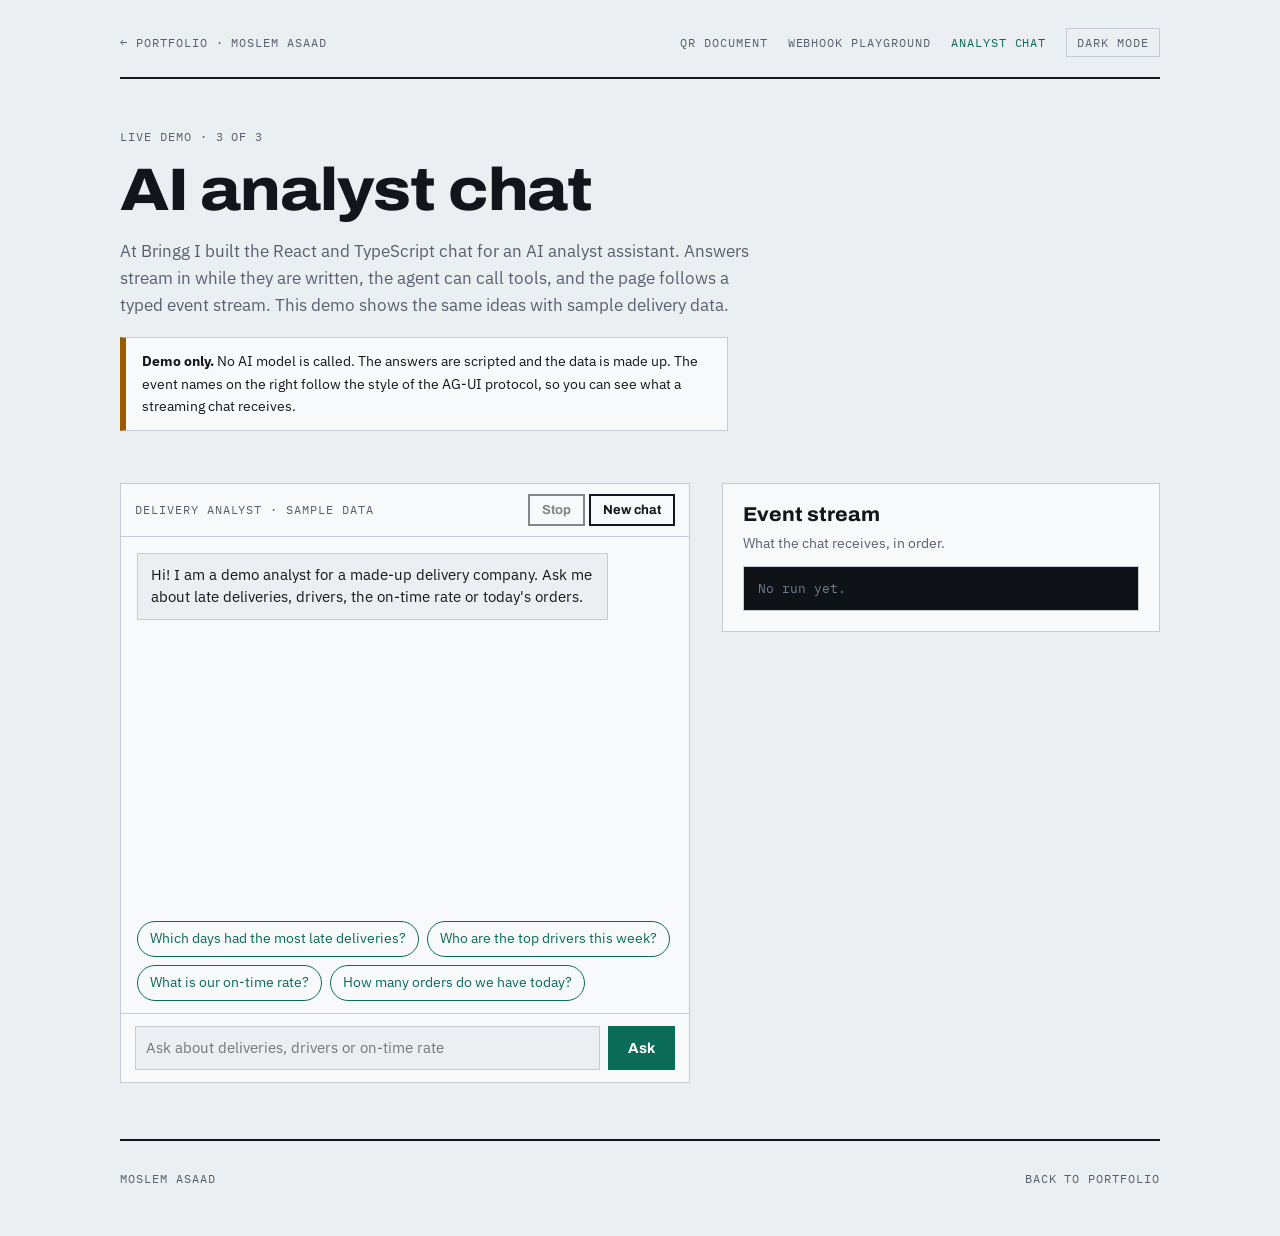
<file: demos/analyst-chat.html>
<!doctype html>
<html lang="en">
<head>
<meta charset="utf-8">
<meta name="viewport" content="width=device-width, initial-scale=1">
<title>AI Analyst Chat Demo</title>
<meta name="description" content="Interactive demo: a streaming analyst chat with tool calls, a chart and a live event stream.">
<link rel="stylesheet" href="https://fonts.googleapis.com/css2?family=Archivo:wdth,wght@62..125,500..900&family=IBM+Plex+Sans:wght@400;500;600&family=IBM+Plex+Mono:wght@400;500&display=swap">
<link rel="stylesheet" href="../assets/site.css">
<script src="../assets/site.js"></script>
</head>
<body>
<a class="skip" href="#main">Skip to content</a>
<div class="wrap">
  <header class="bar">
    <a class="label" href="../" style="text-decoration:none">← Portfolio · Moslem Asaad</a>
    <nav class="label" aria-label="Demos">
      <a href="qr-document.html">QR document</a>
      <a href="webhook-playground.html">Webhook playground</a>
      <a href="analyst-chat.html" aria-current="page" style="color:var(--accent)">Analyst chat</a>
      <button class="theme-btn" data-theme-toggle type="button">Dark mode</button>
    </nav>
  </header>

  <main id="main">
    <div class="demo-head">
      <span class="label">Live demo · 3 of 3</span>
      <h1 style="margin-top:10px">AI analyst chat</h1>
      <p class="lede">At Bringg I built the React and TypeScript chat for an AI analyst assistant. Answers stream in while they are written, the agent can call tools, and the page follows a typed event stream. This demo shows the same ideas with sample delivery data.</p>
      <p class="disclaimer"><b>Demo only.</b> No AI model is called. The answers are scripted and the data is made up. The event names on the right follow the style of the AG-UI protocol, so you can see what a streaming chat receives.</p>
    </div>

    <div class="demo" style="grid-template-columns:minmax(0,1.3fr) minmax(0,1fr)">
      <div>
        <div class="chat">
          <div class="chat-head">
            <span class="label">Delivery analyst · sample data</span>
            <span>
              <button class="btn small" id="stop" type="button" disabled>Stop</button>
              <button class="btn small" id="clear" type="button">New chat</button>
            </span>
          </div>
          <div class="chat-msgs" id="msgs" aria-live="polite"></div>
          <div class="chips" id="chips"></div>
          <form class="chat-input" id="form" autocomplete="off">
            <input id="q" placeholder="Ask about deliveries, drivers or on-time rate" aria-label="Your question">
            <button class="btn primary" id="ask" type="submit">Ask</button>
          </form>
        </div>
      </div>
      <div class="panel">
        <h2>Event stream</h2>
        <p class="note" style="margin:-6px 0 12px">What the chat receives, in order.</p>
        <div class="log" id="events" style="max-height:520px"><span class="t">No run yet.</span></div>
      </div>
    </div>
  </main>
  <footer class="label"><span>Moslem Asaad</span><a href="../" style="text-decoration:none">Back to portfolio</a></footer>
</div>

<script>
(function () {
  var $ = function (id) { return document.getElementById(id); };
  var running = false, stopFlag = false;

  // made-up data for the demo
  var DAYS = ["Mon", "Tue", "Wed", "Thu", "Fri", "Sat", "Sun"];
  var LATE = [14, 9, 11, 7, 18, 5, 3];
  var DRIVERS = [
    ["Noa K.", 142, "98.6%"], ["Omar S.", 131, "97.7%"], ["Lior B.", 127, "96.9%"], ["Maya D.", 119, "96.6%"], ["Sam R.", 104, "95.2%"]
  ];

  var ANSWERS = [
    { keys: ["late", "delay"], tool: "query_deliveries", args: "status=late, range=last_7_days",
      text: "There were 67 late deliveries in the last 7 days, out of 1,840. Friday was the worst day with 18 late deliveries, and Sunday the best with 3. Friday also had the most orders, so lateness is rising with volume. Checking capacity on Fridays would be a good next step.",
      vis: { type: "bar", title: "Late deliveries per day", labels: DAYS, values: LATE } },
    { keys: ["driver", "best", "top"], tool: "rank_drivers", args: "metric=on_time_rate, limit=5",
      text: "Here are the top five drivers by on-time rate this week. Noa K. completed the most deliveries (142) with a 98.6% on-time rate. All five are above 95%.",
      vis: { type: "table", head: ["Driver", "Deliveries", "On time"], rows: DRIVERS } },
    { keys: ["rate", "on-time", "ontime", "time"], tool: "query_kpis", args: "kpi=on_time_rate, range=last_7_days",
      text: "The on-time rate for the last 7 days is 96.4%, up 1.1 points from the week before. The average delivery took 38 minutes, and 2.2% of orders needed a second attempt." },
    { keys: ["order", "today", "volume", "how many"], tool: "count_orders", args: "range=today",
      text: "There are 286 orders today. 241 are already delivered, 38 are in progress, and 7 are not assigned yet. The 7 unassigned orders are all in the north zone." }
  ];
  var FALLBACK = { tool: null, text: "I can answer questions about late deliveries, top drivers, the on-time rate and today's orders. Try one of the suggestions below." };

  var CHIPS = ["Which days had the most late deliveries?", "Who are the top drivers this week?", "What is our on-time rate?", "How many orders do we have today?"];

  function esc(s) { return String(s).replace(/[&<>"']/g, function (c) { return { "&": "&amp;", "<": "&lt;", ">": "&gt;", '"': "&quot;", "'": "&#39;" }[c]; }); }
  function sleep(ms) { return new Promise(function (r) { setTimeout(r, ms); }); }
  function stamp() { return new Date().toLocaleTimeString([], { hour12: false }); }
  function ev(name, detail) {
    var box = $("events");
    if (/No run yet/.test(box.textContent) && box.children.length === 1) box.innerHTML = "";
    var d = document.createElement("div");
    d.innerHTML = '<span class="t">' + stamp() + '</span> <span class="ok">' + name + "</span>" + (detail ? ' <span class="t">' + esc(detail) + "</span>" : "");
    box.appendChild(d); box.scrollTop = box.scrollHeight;
  }
  function scroll() { var m = $("msgs"); m.scrollTop = m.scrollHeight; }

  function pick(q) {
    var s = q.toLowerCase();
    for (var i = 0; i < ANSWERS.length; i++) {
      for (var k = 0; k < ANSWERS[i].keys.length; k++) if (s.indexOf(ANSWERS[i].keys[k]) !== -1) return ANSWERS[i];
    }
    return FALLBACK;
  }

  function barSvg(v) {
    var W = 420, H = 190, L = 8, B = 28, T = 10, max = Math.max.apply(null, v.values), bw = (W - L * 2) / v.values.length;
    var s = '<svg viewBox="0 0 ' + W + " " + H + '" role="img" aria-label="' + esc(v.title) + '">';
    v.values.forEach(function (n, i) {
      var h = (H - B - T) * (n / max), x = L + i * bw + 6, y = H - B - h;
      s += '<rect class="b" x="' + x + '" y="' + y + '" width="' + (bw - 12) + '" height="' + h + '" rx="2"/>';
      s += '<text class="v" x="' + (x + (bw - 12) / 2) + '" y="' + (y - 4) + '" text-anchor="middle">' + n + "</text>";
      s += '<text class="l" x="' + (x + (bw - 12) / 2) + '" y="' + (H - 10) + '" text-anchor="middle">' + v.labels[i] + "</text>";
    });
    return s + "</svg>";
  }
  function visHtml(v) {
    if (!v) return "";
    if (v.type === "bar") return '<div class="vis"><div class="label" style="margin-bottom:4px">' + esc(v.title) + "</div>" + barSvg(v) + "</div>";
    var t = '<table class="mini-table"><thead><tr>' + v.head.map(function (h) { return "<th>" + esc(h) + "</th>"; }).join("") + "</tr></thead><tbody>";
    v.rows.forEach(function (r) { t += "<tr>" + r.map(function (c) { return "<td>" + esc(c) + "</td>"; }).join("") + "</tr>"; });
    return t + "</tbody></table>";
  }

  function addUser(text) {
    var d = document.createElement("div"); d.className = "bubble user"; d.textContent = text; $("msgs").appendChild(d); scroll();
  }

  async function run(q) {
    if (running || !q.trim()) return;
    running = true; stopFlag = false; $("ask").disabled = true; $("stop").disabled = false; $("chips").style.display = "none";
    addUser(q);
    var a = pick(q);
    ev("RUN_STARTED", "thread=demo");
    await sleep(350);

    if (a.tool) {
      var tc = document.createElement("div"); tc.className = "toolcall running"; tc.textContent = a.tool + "(" + a.args + ")";
      $("msgs").appendChild(tc); scroll();
      ev("TOOL_CALL_START", a.tool);
      await sleep(900);
      tc.className = "toolcall done";
      ev("TOOL_CALL_END", a.tool + " returned data");
    }

    var b = document.createElement("div"); b.className = "bubble bot";
    b.innerHTML = '<span class="txt"></span><span class="cursor"></span>';
    $("msgs").appendChild(b);
    ev("TEXT_MESSAGE_START", "role=assistant");
    var words = a.text.split(" "), txt = b.querySelector(".txt");
    for (var i = 0; i < words.length; i++) {
      if (stopFlag) { ev("RUN_CANCELLED", "stopped by user"); break; }
      txt.textContent += (i ? " " : "") + words[i];
      if (i % 6 === 0) ev("TEXT_MESSAGE_CONTENT", "+" + (words[i].length + 1) + " chars");
      scroll();
      await sleep(45);
    }
    b.querySelector(".cursor").remove();
    if (!stopFlag) {
      ev("TEXT_MESSAGE_END");
      if (a.vis) { b.insertAdjacentHTML("beforeend", visHtml(a.vis)); ev("STATE_DELTA", "chart data attached"); }
      ev("RUN_FINISHED");
    }
    scroll();
    running = false; $("ask").disabled = false; $("stop").disabled = true; $("chips").style.display = "";
    $("q").focus();
  }

  function renderChips() {
    $("chips").innerHTML = "";
    CHIPS.forEach(function (c) {
      var b = document.createElement("button"); b.type = "button"; b.className = "chip"; b.textContent = c;
      b.addEventListener("click", function () { run(c); }); $("chips").appendChild(b);
    });
  }
  function clearChat() {
    if (running) { stopFlag = true; }
    $("msgs").innerHTML = '<div class="bubble bot">Hi! I am a demo analyst for a made-up delivery company. Ask me about late deliveries, drivers, the on-time rate or today\'s orders.</div>';
    $("events").innerHTML = '<span class="t">No run yet.</span>';
    renderChips(); $("chips").style.display = "";
  }

  $("form").addEventListener("submit", function (e) { e.preventDefault(); var v = $("q").value; $("q").value = ""; run(v); });
  $("stop").addEventListener("click", function () { stopFlag = true; });
  $("clear").addEventListener("click", clearChat);
  clearChat();
})();
</script>
</body>
</html>
</file>
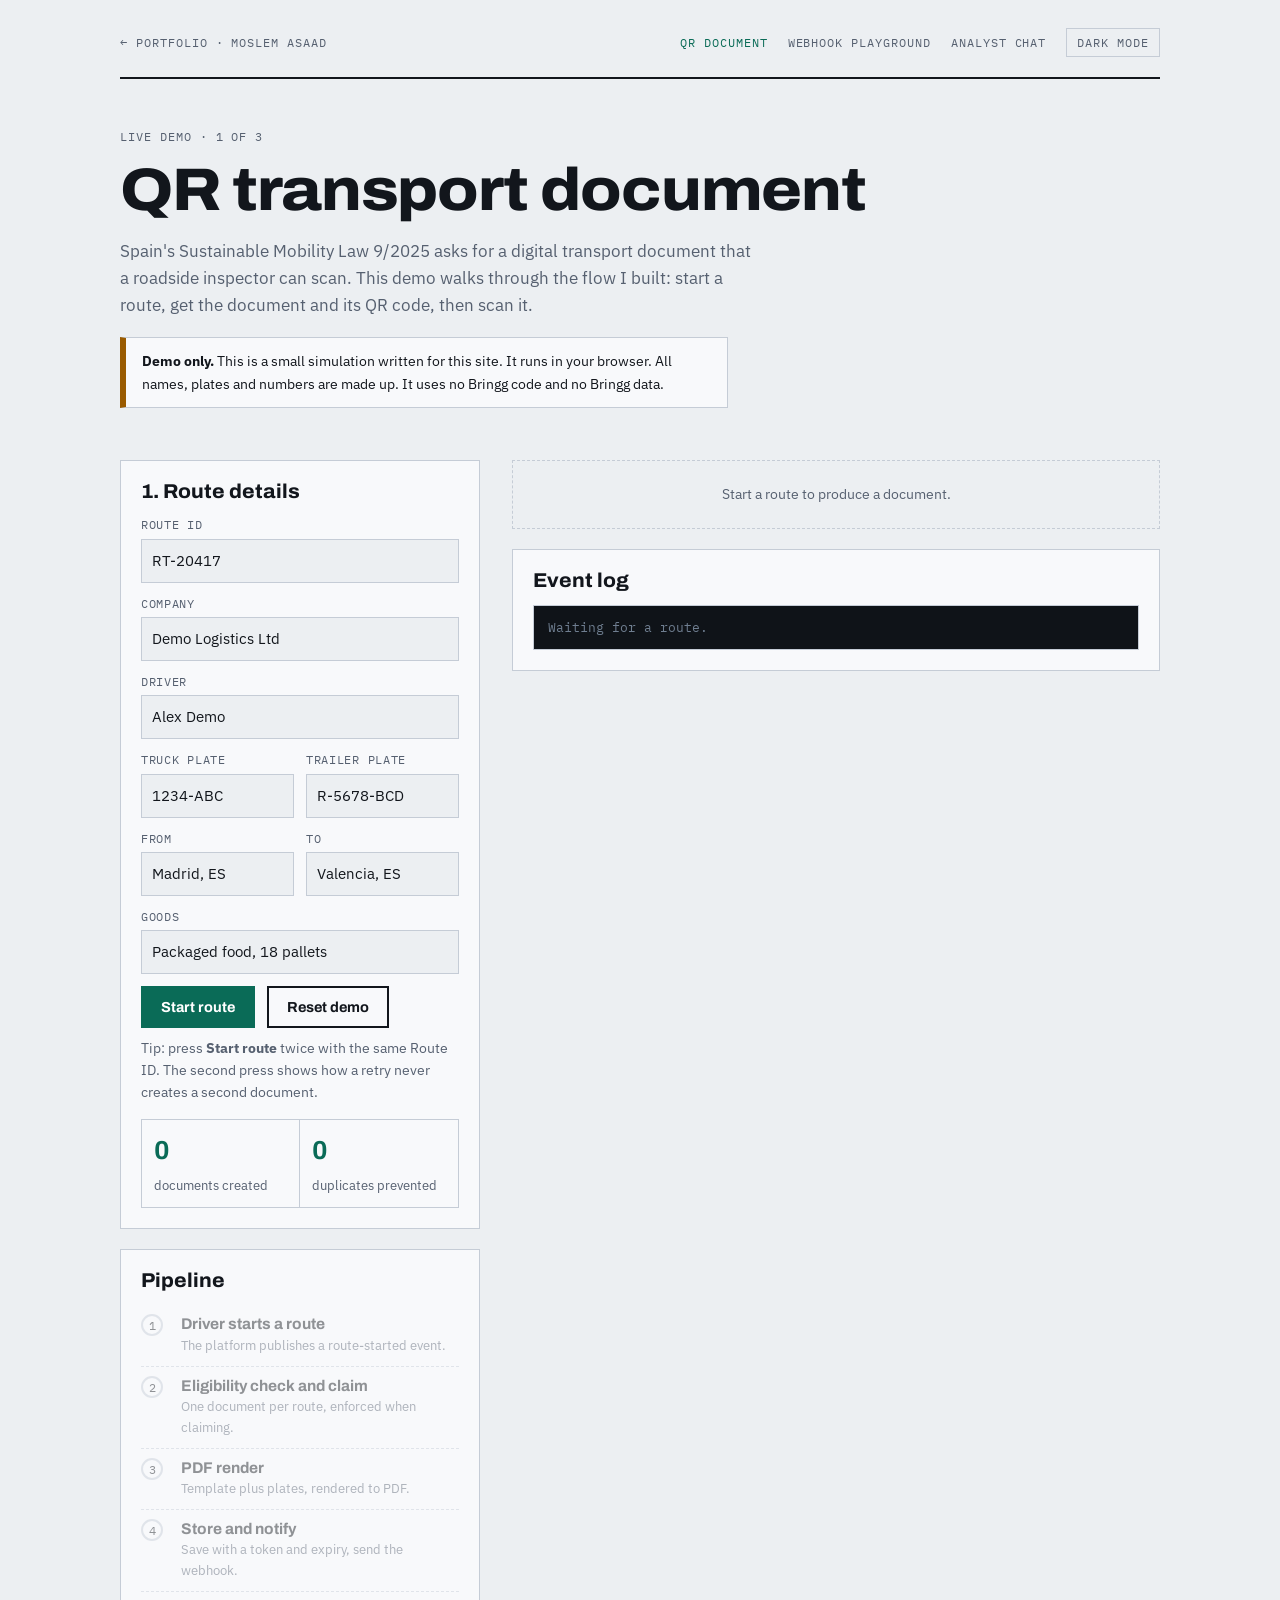
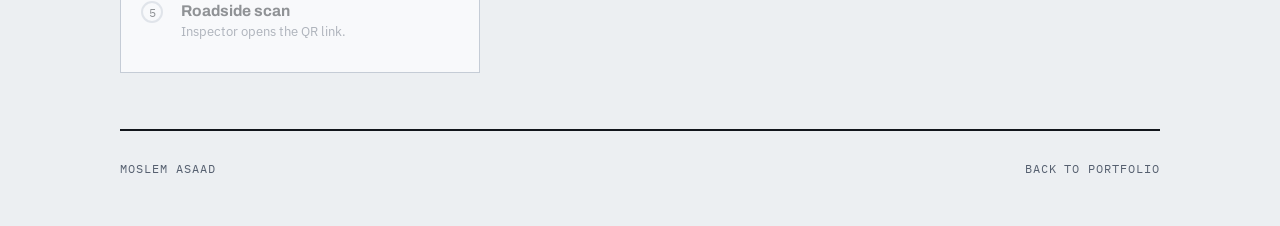
<file: demos/qr-document.html>
<!doctype html>
<html lang="en">
<head>
<meta charset="utf-8">
<meta name="viewport" content="width=device-width, initial-scale=1">
<title>QR Transport Document Demo</title>
<meta name="description" content="Interactive demo: start a route, watch a compliance document with a QR code get produced, then scan it as a roadside inspector.">
<link rel="stylesheet" href="https://fonts.googleapis.com/css2?family=Archivo:wdth,wght@62..125,500..900&family=IBM+Plex+Sans:wght@400;500;600&family=IBM+Plex+Mono:wght@400;500&display=swap">
<link rel="stylesheet" href="../assets/site.css">
<script src="../assets/site.js"></script>
<script src="../assets/qrcode.min.js"></script>
</head>
<body>
<a class="skip" href="#main">Skip to content</a>
<div class="wrap">
  <header class="bar">
    <a class="label" href="../" style="text-decoration:none">← Portfolio · Moslem Asaad</a>
    <nav class="label" aria-label="Demos">
      <a href="qr-document.html" aria-current="page" style="color:var(--accent)">QR document</a>
      <a href="webhook-playground.html">Webhook playground</a>
      <a href="analyst-chat.html">Analyst chat</a>
      <button class="theme-btn" data-theme-toggle type="button">Dark mode</button>
    </nav>
  </header>

  <main id="main">
    <div class="demo-head">
      <span class="label">Live demo · 1 of 3</span>
      <h1 style="margin-top:10px">QR transport document</h1>
      <p class="lede">Spain's Sustainable Mobility Law 9/2025 asks for a digital transport document that a roadside inspector can scan. This demo walks through the flow I built: start a route, get the document and its QR code, then scan it.</p>
      <p class="disclaimer"><b>Demo only.</b> This is a small simulation written for this site. It runs in your browser. All names, plates and numbers are made up. It uses no Bringg code and no Bringg data.</p>
    </div>

    <div class="demo">
      <div class="stack-v">
        <form class="panel" id="form" autocomplete="off">
          <h2>1. Route details</h2>
          <label class="field"><span>Route ID</span><input id="route" value="RT-20417" required></label>
          <label class="field"><span>Company</span><input id="company" value="Demo Logistics Ltd" required></label>
          <label class="field"><span>Driver</span><input id="driver" value="Alex Demo" required></label>
          <div class="row2">
            <label class="field"><span>Truck plate</span><input id="truck" value="1234-ABC" required></label>
            <label class="field"><span>Trailer plate</span><input id="trailer" value="R-5678-BCD" required></label>
          </div>
          <div class="row2">
            <label class="field"><span>From</span><input id="from" value="Madrid, ES" required></label>
            <label class="field"><span>To</span><input id="to" value="Valencia, ES" required></label>
          </div>
          <label class="field"><span>Goods</span><input id="goods" value="Packaged food, 18 pallets" required></label>
          <div class="actions" style="margin-top:8px">
            <button class="btn primary" id="start" type="submit">Start route</button>
            <button class="btn" id="reset" type="button">Reset demo</button>
          </div>
          <p class="note">Tip: press <b>Start route</b> twice with the same Route ID. The second press shows how a retry never creates a second document.</p>
          <div class="counters" aria-live="polite">
            <div><b id="cDocs">0</b><span>documents created</span></div>
            <div><b id="cDup">0</b><span>duplicates prevented</span></div>
          </div>
        </form>

        <div class="panel">
          <h2>Pipeline</h2>
          <ol class="steps" id="steps">
            <li data-s="0"><span class="dot">1</span><div><strong>Driver starts a route</strong><small>The platform publishes a route-started event.</small></div></li>
            <li data-s="1"><span class="dot">2</span><div><strong>Eligibility check and claim</strong><small>One document per route, enforced when claiming.</small></div></li>
            <li data-s="2"><span class="dot">3</span><div><strong>PDF render</strong><small>Template plus plates, rendered to PDF.</small></div></li>
            <li data-s="3"><span class="dot">4</span><div><strong>Store and notify</strong><small>Save with a token and expiry, send the webhook.</small></div></li>
            <li data-s="4"><span class="dot">5</span><div><strong>Roadside scan</strong><small>Inspector opens the QR link.</small></div></li>
          </ol>
        </div>
      </div>

      <div class="stack-v">
        <div id="docArea">
          <div class="empty">Start a route to produce a document.</div>
        </div>

        <div class="panel" id="scanPanel" hidden>
          <h2>Roadside inspector</h2>
          <p style="color:var(--muted);font-size:15px">Scan the QR code with your phone, or press the button to scan it here.</p>
          <div class="actions" style="margin-top:14px">
            <button class="btn primary" id="scan" type="button">Simulate roadside scan</button>
            <button class="btn" id="print" type="button">Print or save as PDF</button>
          </div>
          <label class="check"><input type="checkbox" id="expired"> Pretend 8 days have passed (document expired)</label>
        </div>

        <div class="panel" id="hookPanel" hidden>
          <h2>Webhook sent to the customer</h2>
          <div class="codeblock" id="hook"></div>
        </div>

        <div class="panel">
          <h2>Event log</h2>
          <div class="log" id="log" aria-live="polite"><span class="t">Waiting for a route.</span></div>
        </div>
      </div>
    </div>
  </main>
  <footer class="label"><span>Moslem Asaad</span><a href="../" style="text-decoration:none">Back to portfolio</a></footer>
</div>

<script>
(function () {
  var $ = function (id) { return document.getElementById(id); };
  var claimed = {}, docs = 0, dups = 0, lastDoc = null, busy = false;
  var DAY = 86400000;

  function esc(s) { return String(s).replace(/[&<>"']/g, function (c) { return { "&": "&amp;", "<": "&lt;", ">": "&gt;", '"': "&quot;", "'": "&#39;" }[c]; }); }
  function sleep(ms) { return new Promise(function (r) { setTimeout(r, ms); }); }
  function stamp() { return new Date().toLocaleTimeString([], { hour12: false }); }
  function log(msg, cls) {
    var box = $("log");
    if (box.firstChild && box.firstChild.className === "t" && box.children.length === 1 && /Waiting/.test(box.textContent)) box.innerHTML = "";
    var d = document.createElement("div");
    d.innerHTML = '<span class="t">' + stamp() + "</span> <span class=\"" + (cls || "") + '">' + esc(msg) + "</span>";
    box.appendChild(d); box.scrollTop = box.scrollHeight;
  }
  function setStep(i, state) {
    var li = document.querySelector('#steps li[data-s="' + i + '"]');
    li.className = state;
    li.querySelector(".dot").textContent = state === "done" ? "✓" : state === "skip" ? "=" : String(i + 1);
  }
  function resetSteps() { for (var i = 0; i < 5; i++) setStep(i, ""); }
  function token() { var s = ""; while (s.length < 14) s += Math.random().toString(36).slice(2); return s.slice(0, 14); }
  function fmt(ts) { return new Date(ts).toLocaleString([], { dateStyle: "medium", timeStyle: "short" }); }

  function qrSvg(text) {
    if (!window.qrcode) return null;
    var q = qrcode(0, "M"); q.addData(text); q.make();
    return q.createSvgTag(3, 0);
  }
  function link(d) {
    var data = { n: d.number, r: d.route, c: d.company, d: d.driver, t: d.truck, tr: d.trailer, f: d.from, to: d.to, g: d.goods, x: d.expires, k: d.token };
    var b64 = btoa(unescape(encodeURIComponent(JSON.stringify(data)))).replace(/\+/g, "-").replace(/\//g, "_").replace(/=+$/, "");
    return location.origin + location.pathname + "#doc=" + b64;
  }
  function readLink() {
    var m = /#doc=(.+)$/.exec(location.hash);
    if (!m) return null;
    try { var o = JSON.parse(decodeURIComponent(escape(atob(m[1].replace(/-/g, "+").replace(/_/g, "/")))));
      return { number: o.n, route: o.r, company: o.c, driver: o.d, truck: o.t, trailer: o.tr, from: o.f, to: o.to, goods: o.g, expires: o.x, token: o.k };
    } catch (e) { return null; }
  }

  function docHtml(d, opts) {
    opts = opts || {};
    var qr = opts.noQr ? "" : qrSvg(link(d));
    var qrBlock = opts.noQr ? "" : '<div class="qrbox">' + (qr || "QR library could not load. Check your connection.") + "<div>Scan to verify</div></div>";
    var status = opts.status ? '<div class="stamp ' + (opts.status === "VALID" ? "" : "bad") + '">' + opts.status + "</div>" : "";
    return '<div class="doc" id="doc">' +
      '<div class="doc-top"><div><h3>Digital transport document</h3><div class="sub2">Demo · fictional data · No. ' + esc(d.number) + "</div>" + status + "</div>" + qrBlock + "</div>" +
      '<div class="doc-grid">' +
      '<div><b>Route</b>' + esc(d.route) + "</div>" +
      '<div><b>Company</b>' + esc(d.company) + "</div>" +
      '<div><b>Driver</b>' + esc(d.driver) + "</div>" +
      '<div><b>Truck plate</b>' + esc(d.truck) + "</div>" +
      '<div><b>Trailer plate</b>' + esc(d.trailer) + "</div>" +
      '<div><b>Valid until</b>' + esc(fmt(d.expires)) + "</div>" +
      '<div><b>From</b>' + esc(d.from) + "</div>" +
      '<div><b>To</b>' + esc(d.to) + "</div>" +
      '<div class="wide"><b>Goods</b>' + esc(d.goods) + "</div></div>" +
      '<div class="doc-foot"><span>Legal basis: Sustainable Mobility Law 9/2025 (Spain)</span><span>Token ' + esc(d.token.slice(0, 6)) + "…</span></div></div>";
  }

  function showDoc(d) {
    lastDoc = d;
    $("docArea").innerHTML = docHtml(d);
    $("scanPanel").hidden = false;
    $("hookPanel").hidden = false;
    $("hook").textContent = JSON.stringify({
      event: "documents_ready",
      route_id: d.route,
      document: { number: d.number, url: link(d).slice(0, 70) + "…", expires_at: new Date(d.expires).toISOString() },
      sent_at: new Date().toISOString()
    }, null, 2);
  }

  async function startRoute(e) {
    e.preventDefault();
    if (busy) return;
    busy = true; $("start").disabled = true; resetSteps();
    var d = {
      route: $("route").value.trim(), company: $("company").value.trim(), driver: $("driver").value.trim(),
      truck: $("truck").value.trim(), trailer: $("trailer").value.trim(), from: $("from").value.trim(),
      to: $("to").value.trim(), goods: $("goods").value.trim()
    };
    log("Driver " + d.driver + " started route " + d.route, "");
    setStep(0, "active"); await sleep(450); setStep(0, "done"); log("route-started event published", "ok");

    setStep(1, "active"); await sleep(550);
    var existing = claimed[d.route];
    if (existing) {
      setStep(1, "done");
      dups++; $("cDup").textContent = dups;
      log("Route " + d.route + " is already claimed. Returning the existing document, nothing new is created.", "warn");
      setStep(2, "skip"); setStep(3, "skip");
      showDoc(existing);
      busy = false; $("start").disabled = false; return;
    }
    claimed[d.route] = { pending: true };
    setStep(1, "done"); log("Claimed route " + d.route + " (merchant is eligible)", "ok");

    setStep(2, "active"); log("Rendering PDF with plates " + d.truck + " / " + d.trailer + "…", "");
    await sleep(900); setStep(2, "done"); log("PDF rendered", "ok");

    docs++; $("cDocs").textContent = docs;
    d.number = "TD-2026-" + String(1000 + docs);
    d.token = token();
    d.expires = Date.now() + 7 * DAY;
    claimed[d.route] = d;

    setStep(3, "active"); await sleep(600);
    setStep(3, "done"); log("Stored document " + d.number + ", expires in 7 days. documents_ready webhook sent.", "ok");
    showDoc(d);
    log("Document is ready. Use the roadside scan below.", "");
    busy = false; $("start").disabled = false;
  }

  function inspector(d) {
    var expired = d.expires < Date.now() || $("expired").checked;
    setStep(4, "active");
    if (expired) {
      $("docArea").innerHTML = '<div class="doc" id="doc"><div class="doc-top"><div><h3>Document expired</h3><div class="sub2">Token ' + esc(d.token.slice(0, 6)) + '…</div><div class="stamp bad">EXPIRED</div></div></div><p style="margin-top:14px;font-size:15px">This document is no longer available. Documents are kept for 7 days after the route ends. Ask the carrier for a new one.</p></div>';
      log("Scan: token expired, clear error shown to the inspector", "err");
      setStep(4, "done");
    } else {
      $("docArea").innerHTML = docHtml(d, { noQr: true, status: "VALID" });
      log("Scan: token valid, PDF returned to the inspector", "ok");
      setStep(4, "done");
    }
  }

  $("form").addEventListener("submit", startRoute);
  $("scan").addEventListener("click", function () {
    if (!lastDoc) return;
    history.replaceState(null, "", link(lastDoc).slice(link(lastDoc).indexOf("#")));
    inspector(lastDoc);
  });
  $("print").addEventListener("click", function () { if (lastDoc) window.print(); });
  $("reset").addEventListener("click", function () {
    claimed = {}; docs = 0; dups = 0; lastDoc = null;
    $("cDocs").textContent = "0"; $("cDup").textContent = "0";
    $("docArea").innerHTML = '<div class="empty">Start a route to produce a document.</div>';
    $("scanPanel").hidden = true; $("hookPanel").hidden = true;
    $("log").innerHTML = '<span class="t">Waiting for a route.</span>'; resetSteps();
    history.replaceState(null, "", location.pathname);
  });

  // opened from a QR scan: show the inspector view
  var fromScan = readLink();
  if (fromScan) {
    lastDoc = fromScan;
    document.querySelector(".demo").style.gridTemplateColumns = "minmax(0,1fr)";
    document.querySelector(".stack-v").hidden = true;
    $("scanPanel").hidden = false;
    $("scan").textContent = "Check again";
    $("scan").onclick = function () { inspector(fromScan); };
    inspector(fromScan);
  }
})();
</script>
</body>
</html>
</file>
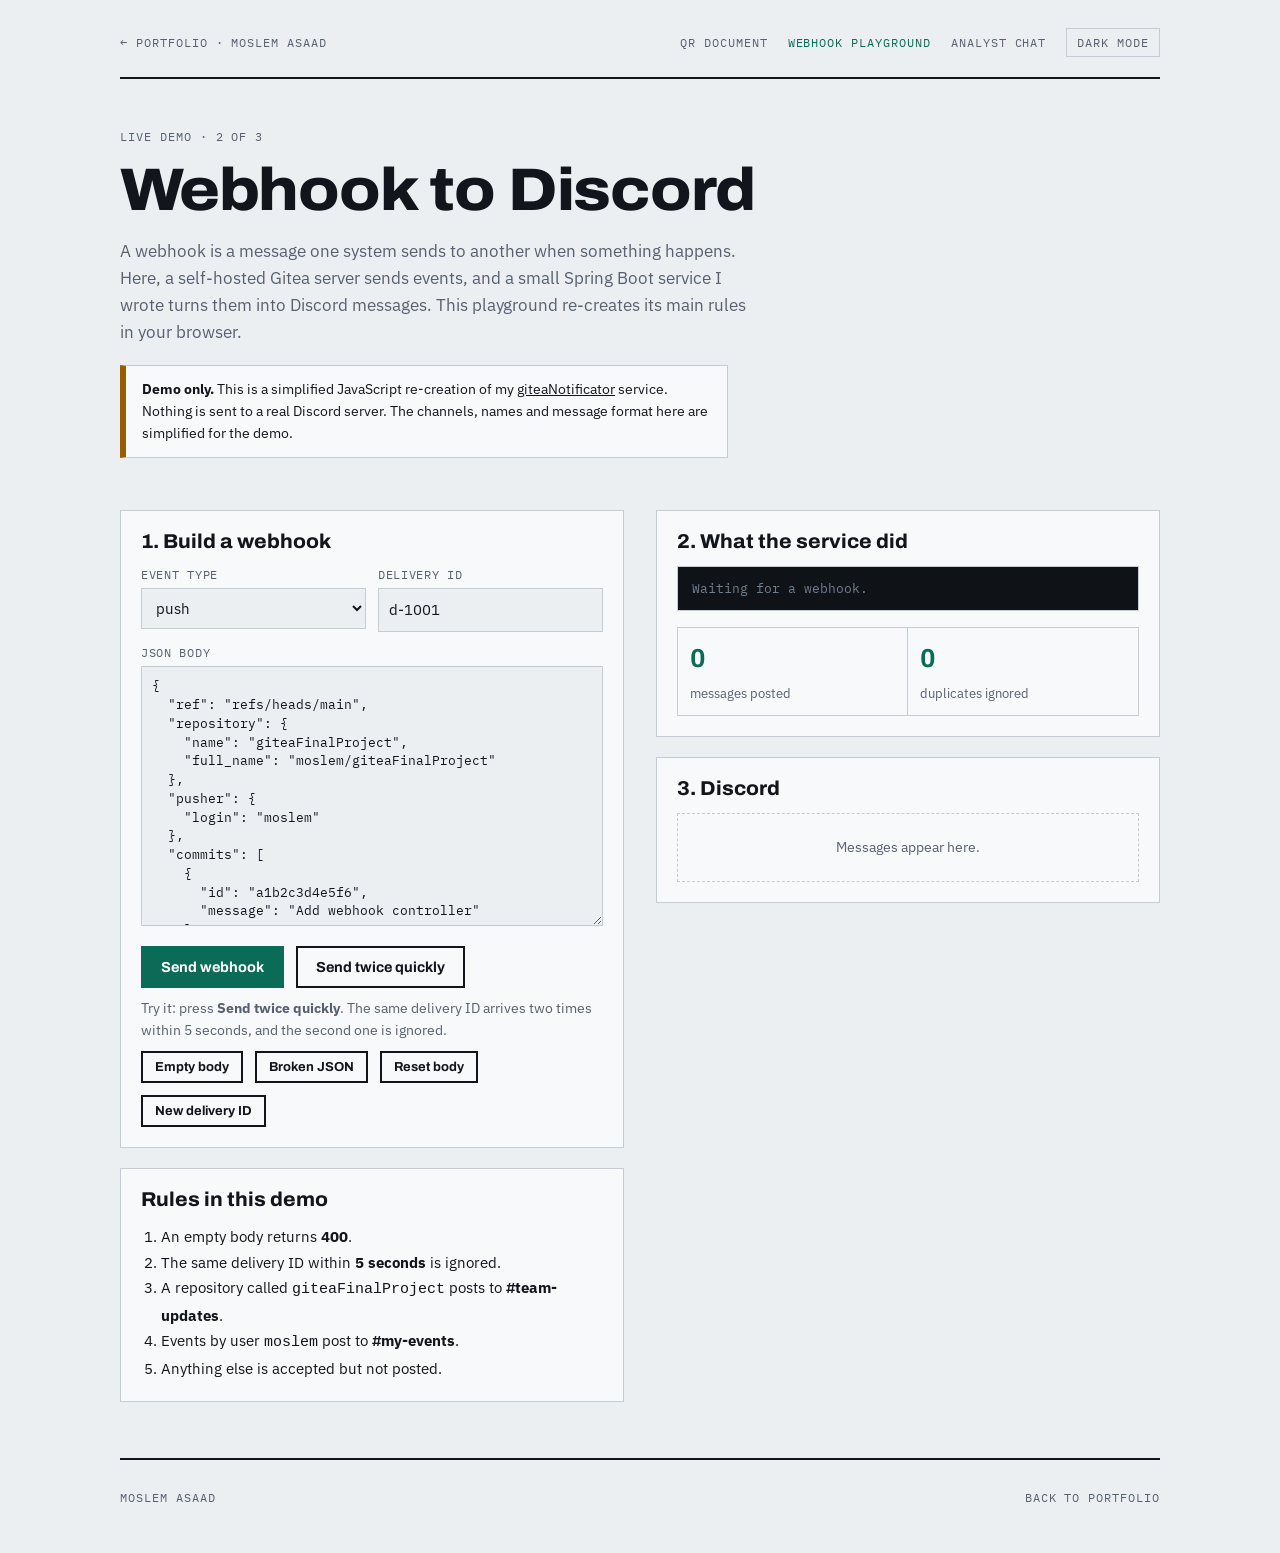
<file: demos/webhook-playground.html>
<!doctype html>
<html lang="en">
<head>
<meta charset="utf-8">
<meta name="viewport" content="width=device-width, initial-scale=1">
<title>Webhook to Discord Playground</title>
<meta name="description" content="Interactive demo: send a Gitea webhook, see the duplicate filter work and the Discord message it produces.">
<link rel="stylesheet" href="https://fonts.googleapis.com/css2?family=Archivo:wdth,wght@62..125,500..900&family=IBM+Plex+Sans:wght@400;500;600&family=IBM+Plex+Mono:wght@400;500&display=swap">
<link rel="stylesheet" href="../assets/site.css">
<script src="../assets/site.js"></script>
</head>
<body>
<a class="skip" href="#main">Skip to content</a>
<div class="wrap">
  <header class="bar">
    <a class="label" href="../" style="text-decoration:none">← Portfolio · Moslem Asaad</a>
    <nav class="label" aria-label="Demos">
      <a href="qr-document.html">QR document</a>
      <a href="webhook-playground.html" aria-current="page" style="color:var(--accent)">Webhook playground</a>
      <a href="analyst-chat.html">Analyst chat</a>
      <button class="theme-btn" data-theme-toggle type="button">Dark mode</button>
    </nav>
  </header>

  <main id="main">
    <div class="demo-head">
      <span class="label">Live demo · 2 of 3</span>
      <h1 style="margin-top:10px">Webhook to Discord</h1>
      <p class="lede">A webhook is a message one system sends to another when something happens. Here, a self-hosted Gitea server sends events, and a small Spring Boot service I wrote turns them into Discord messages. This playground re-creates its main rules in your browser.</p>
      <p class="disclaimer"><b>Demo only.</b> This is a simplified JavaScript re-creation of my <a href="https://github.com/moslem-asaad/giteaNotificator" target="_blank" rel="noopener">giteaNotificator</a> service. Nothing is sent to a real Discord server. The channels, names and message format here are simplified for the demo.</p>
    </div>

    <div class="demo" style="grid-template-columns:minmax(0,1fr) minmax(0,1fr)">
      <div class="stack-v">
        <div class="panel">
          <h2>1. Build a webhook</h2>
          <div class="row2">
            <label class="field"><span>Event type</span>
              <select id="event">
                <option value="push">push</option>
                <option value="issues">issues</option>
                <option value="pull_request">pull_request</option>
              </select>
            </label>
            <label class="field"><span>Delivery ID</span>
              <input id="delivery" value="d-1001">
            </label>
          </div>
          <label class="field"><span>JSON body</span><textarea id="body" spellcheck="false"></textarea></label>
          <div class="actions" style="margin-top:0">
            <button class="btn primary" id="send" type="button">Send webhook</button>
            <button class="btn" id="twice" type="button">Send twice quickly</button>
          </div>
          <p class="note">Try it: press <b>Send twice quickly</b>. The same delivery ID arrives two times within 5 seconds, and the second one is ignored.</p>
          <div class="actions" style="margin-top:10px">
            <button class="btn small" id="sample-empty" type="button">Empty body</button>
            <button class="btn small" id="sample-bad" type="button">Broken JSON</button>
            <button class="btn small" id="sample-reset" type="button">Reset body</button>
            <button class="btn small" id="newid" type="button">New delivery ID</button>
          </div>
        </div>

        <div class="panel">
          <h2>Rules in this demo</h2>
          <ol style="margin:0;padding-left:20px;font-size:15px;line-height:1.7">
            <li>An empty body returns <b>400</b>.</li>
            <li>The same delivery ID within <b>5 seconds</b> is ignored.</li>
            <li>A repository called <code>giteaFinalProject</code> posts to <b>#team-updates</b>.</li>
            <li>Events by user <code>moslem</code> post to <b>#my-events</b>.</li>
            <li>Anything else is accepted but not posted.</li>
          </ol>
        </div>
      </div>

      <div class="stack-v">
        <div class="panel">
          <h2>2. What the service did</h2>
          <div class="log" id="log" aria-live="polite"><span class="t">Waiting for a webhook.</span></div>
          <div class="counters">
            <div><b id="cOk">0</b><span>messages posted</span></div>
            <div><b id="cDup">0</b><span>duplicates ignored</span></div>
          </div>
        </div>
        <div class="panel">
          <h2>3. Discord</h2>
          <div id="discord"><div class="empty">Messages appear here.</div></div>
        </div>
      </div>
    </div>
  </main>
  <footer class="label"><span>Moslem Asaad</span><a href="../" style="text-decoration:none">Back to portfolio</a></footer>
</div>

<script>
(function () {
  var $ = function (id) { return document.getElementById(id); };
  var recent = {}, ok = 0, dup = 0, counter = 1001;
  var WINDOW = 5000, TARGET_USER = "moslem", COMMON_REPO = "giteaFinalProject";

  var SAMPLES = {
    push: { ref: "refs/heads/main", repository: { name: "giteaFinalProject", full_name: "moslem/giteaFinalProject" }, pusher: { login: "moslem" },
      commits: [{ id: "a1b2c3d4e5f6", message: "Add webhook controller" }, { id: "9f8e7d6c5b4a", message: "Ignore duplicate deliveries" }] },
    issues: { action: "opened", issue: { number: 12, title: "Notifier posts twice" }, repository: { name: "giteaFinalProject", full_name: "moslem/giteaFinalProject" }, sender: { login: "dana" } },
    pull_request: { action: "opened", number: 7, pull_request: { title: "Add API tests" }, repository: { name: "side-project", full_name: "moslem/side-project" }, sender: { login: "moslem" } }
  };
  function sampleText() { return JSON.stringify(SAMPLES[$("event").value], null, 2); }
  $("body").value = sampleText();
  $("event").addEventListener("change", function () { $("body").value = sampleText(); });

  function esc(s) { return String(s).replace(/[&<>"']/g, function (c) { return { "&": "&amp;", "<": "&lt;", ">": "&gt;", '"': "&quot;", "'": "&#39;" }[c]; }); }
  function stamp() { return new Date().toLocaleTimeString([], { hour12: false }); }
  function log(msg, cls) {
    var box = $("log");
    if (/Waiting/.test(box.textContent) && box.children.length === 1) box.innerHTML = "";
    var d = document.createElement("div");
    d.innerHTML = '<span class="t">' + stamp() + '</span> <span class="' + (cls || "") + '">' + esc(msg) + "</span>";
    box.appendChild(d); box.scrollTop = box.scrollHeight;
  }

  function buildMessage(type, p) {
    var repo = (p.repository && p.repository.full_name) || "unknown repo";
    if (type === "push") {
      var branch = String(p.ref || "").replace("refs/heads/", "");
      var who = (p.pusher && p.pusher.login) || "someone";
      var cs = p.commits || [];
      var lines = cs.map(function (c) { return "• `" + String(c.id).slice(0, 7) + "` " + c.message; }).join("\n");
      return "**" + who + "** pushed " + cs.length + " commit" + (cs.length === 1 ? "" : "s") + " to `" + repo + ":" + branch + "`" + (lines ? "\n" + lines : "");
    }
    if (type === "issues") {
      return "**" + ((p.sender && p.sender.login) || "someone") + "** " + p.action + " issue #" + (p.issue && p.issue.number) + " in `" + repo + "`: " + (p.issue && p.issue.title);
    }
    return "**" + ((p.sender && p.sender.login) || "someone") + "** " + p.action + " pull request #" + p.number + " in `" + repo + "`: " + (p.pull_request && p.pull_request.title);
  }
  function mdToHtml(s) { return esc(s).replace(/\*\*(.+?)\*\*/g, "<b>$1</b>").replace(/`(.+?)`/g, "<code>$1</code>"); }

  function post(channel, message) {
    var area = $("discord");
    if (area.querySelector(".empty")) area.innerHTML = "";
    var el = document.createElement("div");
    el.className = "discord";
    el.innerHTML = '<div class="chan"># ' + esc(channel) + '</div><div class="msg"><div class="av">G</div><div><div><span class="nm">Gitea Notifier</span><span class="bot">BOT</span></div><div class="body">' + mdToHtml(message) + "</div></div></div>";
    area.insertBefore(el, area.firstChild);
  }

  function handle(text, id, type) {
    log("Received POST /gitea/webhook (delivery " + id + ", event " + type + ")", "");
    var payload;
    try { payload = JSON.parse(text); }
    catch (e) { log("400 Bad Request: the body is not valid JSON", "err"); return; }
    if (!payload || (typeof payload === "object" && Object.keys(payload).length === 0)) {
      log("400 Invalid payload: request body is empty", "err"); return;
    }
    var now = Date.now();
    if (recent[id] && now - recent[id] < WINDOW) {
      dup++; $("cDup").textContent = dup;
      log("200 Duplicate webhook ignored (same delivery ID within 5 s)", "warn"); return;
    }
    recent[id] = now;
    var msg = buildMessage(type, payload);
    var repo = payload.repository && payload.repository.name;
    var user = (payload.pusher && payload.pusher.login) || (payload.sender && payload.sender.login);
    var toCommon = repo === COMMON_REPO, toMine = user === TARGET_USER;
    if (!toCommon && !toMine) { log("200 OK, but no channel rule matched. Nothing was posted.", "warn"); return; }
    if (toCommon) { post("team-updates", msg); ok++; log("Posted to #team-updates (repository rule)", "ok"); }
    if (toMine) { post("my-events", msg); ok++; log("Posted to #my-events (user rule)", "ok"); }
    $("cOk").textContent = ok;
    log("200 OK", "ok");
  }

  function send() { handle($("body").value, $("delivery").value.trim() || "d-0", $("event").value); }
  $("send").addEventListener("click", send);
  $("twice").addEventListener("click", function () {
    send(); setTimeout(send, 400);
  });
  $("sample-empty").addEventListener("click", function () { $("body").value = "{}"; });
  $("sample-bad").addEventListener("click", function () { $("body").value = '{ "action": "opened", '; });
  $("sample-reset").addEventListener("click", function () { $("body").value = sampleText(); });
  $("newid").addEventListener("click", function () { counter++; $("delivery").value = "d-" + counter; });
})();
</script>
</body>
</html>
</file>
<file: assets/site.css>
/* Concept: a transport document. Waybill fields, mono labels, hard rules, one road-sign green. */
:root {
  --bg: #eceff2;
  --surface: #f8f9fb;
  --fg: #12161c;
  --muted: #566070;
  --rule: #c5ccd6;
  --accent: #0a6b57;
  --accent-ink: #ffffff;
  --accent-soft: #d3ece5;
  --warn: #9a5b00;
  --font-display: "Archivo", "Helvetica Neue", Arial, sans-serif;
  --font-body: "IBM Plex Sans", system-ui, -apple-system, "Segoe UI", sans-serif;
  --font-mono: "IBM Plex Mono", ui-monospace, "SF Mono", Menlo, monospace;
}
@media (prefers-color-scheme: dark) {
  :root:not([data-theme="light"]) {
    --bg: #0f1318; --surface: #171c23; --fg: #e8ecf1; --muted: #98a3b3; --rule: #2c343f;
    --accent: #5fd1b0; --accent-ink: #0b1411; --accent-soft: #14312a; --warn: #e0a64a;
    color-scheme: dark;
  }
}
:root[data-theme="dark"] {
  --bg: #0f1318; --surface: #171c23; --fg: #e8ecf1; --muted: #98a3b3; --rule: #2c343f;
  --accent: #5fd1b0; --accent-ink: #0b1411; --accent-soft: #14312a; --warn: #e0a64a;
  color-scheme: dark;
}
* { box-sizing: border-box; }
body {
  background: var(--bg); color: var(--fg);
  font-family: var(--font-body); font-size: 16px; line-height: 1.6;
  padding-left: max(16px, env(safe-area-inset-left, 0px));
  padding-right: max(16px, env(safe-area-inset-right, 0px));
  padding-block: 0;
}
.wrap { max-width: 1040px; margin: 0 auto; }
a { color: inherit; }
:focus-visible { outline: 2px solid var(--accent); outline-offset: 3px; }
.mono { font-family: var(--font-mono); }
.label {
  font-family: var(--font-mono); font-size: 12px; letter-spacing: .08em;
  text-transform: uppercase; color: var(--muted);
}
h1, h2, h3 { font-family: var(--font-display); text-wrap: balance; margin: 0; line-height: 1.05; }
p { margin: 0; }

/* top bar */
.bar { display: flex; justify-content: space-between; gap: 16px; flex-wrap: wrap; padding-block: 20px; border-bottom: 2px solid var(--fg); }
.bar nav { display: flex; gap: 20px; flex-wrap: wrap; }
.bar a { text-decoration: none; }
.bar a:hover { color: var(--accent); }

/* hero */
.hero { display: grid; grid-template-columns: minmax(0, 1.5fr) minmax(0, 1fr); gap: 40px; padding-block: 56px 48px; align-items: start; }
.hero h1 { font-size: clamp(44px, 8vw, 92px); font-weight: 800; font-stretch: 112%; letter-spacing: -.02em; }
.hero .role { font-family: var(--font-display); font-weight: 600; font-size: clamp(18px, 2.4vw, 24px); margin-top: 20px; max-width: 30ch; }
.hero .pitch { margin-top: 20px; max-width: 56ch; color: var(--muted); font-size: 17px; }
.heads { background: var(--surface); border: 1px solid var(--rule); border-left: 6px solid var(--accent); padding: 12px 16px; margin-top: 28px; font-size: 14.5px; }
.heads b { font-family: var(--font-display); font-weight: 800; }
.manifest { background: var(--surface); border: 1px solid var(--rule); border-top: 6px solid var(--accent); padding: 18px 20px; min-width: 0; }
.manifest dl { margin: 12px 0 0; }
.manifest .row { display: grid; grid-template-columns: 96px minmax(0, 1fr); gap: 12px; padding-block: 9px; border-top: 1px dashed var(--rule); font-size: 14px; }
.manifest dt { font-family: var(--font-mono); font-size: 11.5px; letter-spacing: .06em; text-transform: uppercase; color: var(--muted); padding-top: 2px; }
.manifest dd { margin: 0; }

/* sections */
section { padding-block: 56px; border-top: 2px solid var(--fg); }
.sec-head { display: flex; justify-content: space-between; align-items: baseline; gap: 16px; flex-wrap: wrap; margin-bottom: 32px; }
.sec-head h2 { font-size: clamp(28px, 4vw, 44px); font-weight: 800; font-stretch: 108%; }

/* featured case study */
.case { display: grid; grid-template-columns: minmax(0, 1fr) minmax(0, 1fr); gap: 40px; }
.case h3 { font-size: clamp(24px, 3vw, 34px); font-weight: 750; font-stretch: 105%; }
.case p + p { margin-top: 14px; }
.case .lede { font-size: 18px; margin-top: 16px; }
.facts { display: grid; grid-template-columns: repeat(3, minmax(0, 1fr)); gap: 0; margin-top: 32px; border: 1px solid var(--rule); background: var(--surface); }
.fact { padding: 16px; border-right: 1px solid var(--rule); min-width: 0; }
.fact:last-child { border-right: 0; }
.fact b { display: block; font-family: var(--font-display); font-size: 30px; font-weight: 800; font-stretch: 110%; line-height: 1.1; color: var(--accent); font-variant-numeric: tabular-nums; }
.fact span { font-size: 13px; color: var(--muted); line-height: 1.35; display: block; margin-top: 4px; }
.flow { list-style: none; margin: 0; padding: 0; counter-reset: s; border-left: 2px solid var(--fg); }
.flow li { position: relative; padding: 0 0 22px 28px; counter-increment: s; }
.flow li:last-child { padding-bottom: 0; }
.flow li::before {
  content: counter(s); position: absolute; left: -13px; top: 0; width: 24px; height: 24px;
  background: var(--accent); color: var(--accent-ink); border-radius: 50%;
  font-family: var(--font-mono); font-size: 12px; font-weight: 500; display: grid; place-items: center;
}
.flow strong { font-family: var(--font-display); font-size: 17px; font-weight: 700; display: block; line-height: 1.25; }
.flow span { font-size: 14.5px; color: var(--muted); display: block; margin-top: 2px; }
.tablewrap { overflow-x: auto; margin-top: 36px; border: 1px solid var(--rule); background: var(--surface); }
table { border-collapse: collapse; width: 100%; font-size: 14px; min-width: 520px; }
th, td { text-align: left; padding: 10px 14px; border-bottom: 1px solid var(--rule); font-variant-numeric: tabular-nums; }
th { font-family: var(--font-mono); font-size: 11.5px; letter-spacing: .06em; text-transform: uppercase; color: var(--muted); font-weight: 500; }
tr:last-child td { border-bottom: 0; }
.note { font-size: 13.5px; color: var(--muted); margin-top: 10px; }

.facts.four { grid-template-columns: repeat(4, minmax(0, 1fr)); margin-top: 0; }
.chart { margin-top: 32px; border: 1px solid var(--rule); background: var(--surface); padding: 16px 16px 8px; }
.chart-scroll { overflow-x: auto; }
.chart svg { display: block; min-width: 680px; width: 100%; height: auto; font-family: var(--font-mono); }
.chart .bar-pr { fill: var(--accent); }
.chart .bar-rev { fill: var(--muted); opacity: .55; }
.chart .grid { stroke: var(--rule); stroke-width: 1; }
.chart text { fill: var(--muted); font-size: 11px; }
.chart text.val { fill: var(--fg); font-size: 10px; }
.legend { display: flex; gap: 20px; flex-wrap: wrap; margin-bottom: 8px; }
.legend span::before { content: ""; display: inline-block; width: 10px; height: 10px; margin-right: 6px; background: var(--accent); }
.legend span + span::before { background: var(--muted); opacity: .55; }
.sub { font-family: var(--font-display); font-size: 20px; font-weight: 700; font-stretch: 104%; margin: 40px 0 12px; }
/* other work */
.work { list-style: none; margin: 0; padding: 0; }
.work li { display: grid; grid-template-columns: 200px minmax(0, 1fr) minmax(0, 220px); gap: 24px; padding-block: 24px; border-bottom: 1px solid var(--rule); }
.work li:first-child { border-top: 1px solid var(--rule); }
.work h3 { font-size: 21px; font-weight: 700; font-stretch: 104%; }
.work .stack { font-family: var(--font-mono); font-size: 12.5px; color: var(--muted); line-height: 1.6; }
.work p { font-size: 15.5px; }

/* experience */
.job { display: grid; grid-template-columns: 200px minmax(0, 1fr); gap: 24px; padding-block: 20px; border-top: 1px dashed var(--rule); }
.job:first-of-type { border-top: 0; padding-top: 0; }
.job h3 { font-size: 22px; font-weight: 700; font-stretch: 104%; }
.job ul { margin: 12px 0 0; padding-left: 18px; color: var(--fg); }
.job li { margin-top: 6px; font-size: 15.5px; }

/* skills */
.skills { display: grid; grid-template-columns: repeat(2, minmax(0, 1fr)); gap: 0 40px; }
.skill { display: grid; grid-template-columns: 130px minmax(0, 1fr); gap: 16px; padding-block: 14px; border-bottom: 1px solid var(--rule); font-size: 15px; }
.skill dt { font-family: var(--font-mono); font-size: 12px; letter-spacing: .06em; text-transform: uppercase; color: var(--muted); padding-top: 3px; }
.skill dd { margin: 0; }

/* contact */
.contact { display: grid; grid-template-columns: minmax(0, 1.2fr) minmax(0, 1fr); gap: 40px; }
.contact h2 { font-size: clamp(36px, 6vw, 64px); font-weight: 800; font-stretch: 110%; }
.links { list-style: none; margin: 0; padding: 0; }
.links li { display: grid; grid-template-columns: 90px minmax(0, 1fr); gap: 12px; padding-block: 12px; border-top: 1px dashed var(--rule); overflow-wrap: anywhere; }
.links li:last-child { border-bottom: 1px dashed var(--rule); }
.links a { color: var(--accent); font-weight: 500; }
footer { padding-block: 28px 40px; border-top: 2px solid var(--fg); display: flex; justify-content: space-between; gap: 12px; flex-wrap: wrap; }
.ph { color: var(--warn); }

@media (max-width: 820px) {
  .hero, .case, .contact { grid-template-columns: minmax(0, 1fr); gap: 32px; }
  .work li { grid-template-columns: minmax(0, 1fr); gap: 8px; }
  .job { grid-template-columns: minmax(0, 1fr); gap: 4px; }
  .skills { grid-template-columns: minmax(0, 1fr); }
  .facts, .facts.four { grid-template-columns: minmax(0, 1fr); }
  .fact { border-right: 0; border-bottom: 1px solid var(--rule); }
  .fact:last-child { border-bottom: 0; }
}
@media (max-width: 420px) {
  .skill, .links li { grid-template-columns: minmax(0, 1fr); gap: 2px; }
}

/* ---------- additions for the multi-page site ---------- */
html { scroll-behavior: smooth; }
@media (prefers-reduced-motion: reduce) { html { scroll-behavior: auto; } * { animation: none !important; transition: none !important; } }
.skip { position: absolute; left: -999px; top: 8px; background: var(--accent); color: var(--accent-ink); padding: 8px 12px; z-index: 10; }
.skip:focus { left: 8px; }
.bar { position: sticky; top: 0; z-index: 5; background: var(--bg); align-items: center; }
.bar nav { align-items: center; }
.theme-btn { font: inherit; font-family: var(--font-mono); font-size: 12px; letter-spacing: .08em; text-transform: uppercase; color: var(--muted); background: none; border: 1px solid var(--rule); padding: 4px 10px; cursor: pointer; }
.theme-btn:hover { color: var(--accent); border-color: var(--accent); }

.btn { display: inline-flex; align-items: center; gap: 8px; padding: 11px 18px; border: 2px solid var(--fg); background: transparent; color: var(--fg); font: 700 14.5px var(--font-display); text-decoration: none; cursor: pointer; border-radius: 0; transition: background .15s, color .15s, transform .15s; }
.btn:hover { background: var(--fg); color: var(--bg); transform: translateY(-1px); }
.btn.primary { background: var(--accent); border-color: var(--accent); color: var(--accent-ink); }
.btn.primary:hover { background: var(--accent); color: var(--accent-ink); filter: brightness(1.1); }
.btn:disabled { opacity: .5; cursor: not-allowed; transform: none; }
.btn.small { padding: 7px 12px; font-size: 13px; }
.actions { display: flex; gap: 12px; flex-wrap: wrap; margin-top: 28px; }
.status-pill { display: inline-flex; align-items: center; gap: 8px; margin-top: 22px; font-family: var(--font-mono); font-size: 12.5px; color: var(--muted); }
.status-pill::before { content: ""; width: 9px; height: 9px; border-radius: 50%; background: var(--accent); box-shadow: 0 0 0 4px var(--accent-soft); }

.cards { display: grid; grid-template-columns: repeat(2, minmax(0, 1fr)); gap: 20px; }
.card { display: flex; flex-direction: column; gap: 10px; padding: 22px; background: var(--surface); border: 1px solid var(--rule); border-top: 6px solid var(--accent); text-decoration: none; color: inherit; transition: transform .15s, box-shadow .15s; min-width: 0; }
.card:hover { transform: translateY(-3px); box-shadow: 0 12px 28px rgba(0, 0, 0, .14); }
.card h3 { font-size: 22px; font-weight: 750; font-stretch: 105%; }
.card p { font-size: 15px; color: var(--muted); }
.card .go { margin-top: auto; padding-top: 8px; font-family: var(--font-mono); font-size: 13px; color: var(--accent); font-weight: 500; }
.card .thumb { display: block; width: 100%; height: 150px; object-fit: cover; object-position: top; border: 1px solid var(--rule); background: var(--bg); }
.tag { display: inline-block; align-self: flex-start; font-family: var(--font-mono); font-size: 11px; letter-spacing: .06em; text-transform: uppercase; padding: 3px 8px; background: var(--accent-soft); color: var(--accent); }
:root[data-theme="dark"] .tag { color: var(--accent); }

.skills-grid { display: grid; grid-template-columns: repeat(3, minmax(0, 1fr)); gap: 20px; }
.skill-card { padding: 20px; background: var(--surface); border: 1px solid var(--rule); border-left: 6px solid var(--accent); min-width: 0; }
.skill-card h3 { font-size: 19px; font-weight: 700; font-stretch: 104%; }
.skill-card p { margin-top: 8px; font-size: 15px; color: var(--muted); }
.skill-card code { font-family: var(--font-mono); font-size: 12.5px; color: var(--accent); }

/* demo pages */
.demo-head { padding-block: 44px 28px; }
.demo-head h1 { font-size: clamp(34px, 6vw, 60px); font-weight: 800; font-stretch: 110%; letter-spacing: -.02em; }
.demo-head .lede { margin-top: 16px; max-width: 64ch; color: var(--muted); font-size: 17px; }
.disclaimer { margin-top: 18px; padding: 12px 16px; background: var(--surface); border: 1px solid var(--rule); border-left: 6px solid var(--warn); font-size: 14px; max-width: 76ch; }
.demo { display: grid; grid-template-columns: minmax(0, 360px) minmax(0, 1fr); gap: 32px; padding-block: 24px 56px; align-items: start; }
.panel { background: var(--surface); border: 1px solid var(--rule); padding: 20px; min-width: 0; }
.panel h2 { font-size: 20px; font-weight: 750; font-stretch: 104%; margin-bottom: 14px; }
.field { display: block; margin-bottom: 12px; }
.field > span { display: block; font-family: var(--font-mono); font-size: 11.5px; letter-spacing: .06em; text-transform: uppercase; color: var(--muted); margin-bottom: 4px; }
.field input, .field select, .field textarea, .chat-input input { width: 100%; font: inherit; font-size: 15px; color: var(--fg); background: var(--bg); border: 1px solid var(--rule); padding: 9px 10px; border-radius: 0; }
.field textarea { font-family: var(--font-mono); font-size: 12.5px; line-height: 1.5; min-height: 260px; resize: vertical; }
.field input:focus, .field select:focus, .field textarea:focus, .chat-input input:focus { outline: 2px solid var(--accent); outline-offset: 1px; border-color: var(--accent); }
.row2 { display: grid; grid-template-columns: repeat(2, minmax(0, 1fr)); gap: 12px; }
.check { display: flex; align-items: center; gap: 8px; font-size: 14px; margin-top: 10px; }
.stack-v > * + * { margin-top: 20px; }
.counters { display: grid; grid-template-columns: repeat(2, minmax(0, 1fr)); gap: 0; border: 1px solid var(--rule); margin-top: 16px; }
.counters div { padding: 10px 12px; border-right: 1px solid var(--rule); }
.counters div:last-child { border-right: 0; }
.counters b { display: block; font-family: var(--font-display); font-size: 26px; color: var(--accent); font-variant-numeric: tabular-nums; }
.counters span { font-size: 12.5px; color: var(--muted); }

.steps { list-style: none; margin: 0; padding: 0; }
.steps li { display: grid; grid-template-columns: 28px minmax(0, 1fr); gap: 12px; padding: 9px 0; border-top: 1px dashed var(--rule); opacity: .45; transition: opacity .25s; }
.steps li:first-child { border-top: 0; }
.steps li .dot { width: 22px; height: 22px; border-radius: 50%; border: 2px solid var(--rule); display: grid; place-items: center; font-size: 12px; font-family: var(--font-mono); }
.steps li.active { opacity: 1; }
.steps li.active .dot { border-color: var(--accent); animation: pulse 1s infinite; }
.steps li.done { opacity: 1; }
.steps li.done .dot { background: var(--accent); border-color: var(--accent); color: var(--accent-ink); }
.steps li.skip { opacity: .7; }
.steps li.skip .dot { background: var(--warn); border-color: var(--warn); color: #fff; }
.steps strong { font-family: var(--font-display); font-size: 15.5px; display: block; line-height: 1.25; }
.steps small { display: block; color: var(--muted); font-size: 13px; margin-top: 2px; }
@keyframes pulse { 0%, 100% { box-shadow: 0 0 0 0 var(--accent-soft); } 50% { box-shadow: 0 0 0 6px var(--accent-soft); } }

.log { font-family: var(--font-mono); font-size: 12.5px; line-height: 1.55; background: #0f1318; color: #c8d3df; padding: 12px 14px; max-height: 230px; overflow: auto; border: 1px solid var(--rule); }
.log .t { color: #6f7e90; }
.log .ok { color: #5fd1b0; }
.log .warn { color: #e0a64a; }
.log .err { color: #ff8a80; }
.empty { color: var(--muted); font-size: 14px; padding: 22px; border: 1px dashed var(--rule); text-align: center; }

/* paper document: stays light in dark mode */
.doc { background: #fff; color: #111; border: 1px solid #c5ccd6; padding: 22px 24px; font-family: var(--font-body); box-shadow: 0 8px 24px rgba(0, 0, 0, .12); }
.doc h3 { font-family: var(--font-display); font-size: 20px; font-weight: 800; letter-spacing: .02em; }
.doc .sub2 { font-family: var(--font-mono); font-size: 11px; color: #566070; margin-top: 2px; text-transform: uppercase; letter-spacing: .06em; }
.doc-top { display: flex; justify-content: space-between; gap: 16px; align-items: flex-start; border-bottom: 2px solid #111; padding-bottom: 14px; }
.doc-grid { display: grid; grid-template-columns: repeat(2, minmax(0, 1fr)); gap: 0 18px; margin-top: 12px; }
.doc-grid div { padding: 8px 0; border-bottom: 1px dashed #c5ccd6; font-size: 14px; }
.doc-grid dt, .doc-grid b { display: block; font-family: var(--font-mono); font-size: 10.5px; text-transform: uppercase; letter-spacing: .06em; color: #566070; font-weight: 500; }
.doc-grid .wide { grid-column: 1 / -1; }
.doc-foot { display: flex; justify-content: space-between; gap: 12px; margin-top: 14px; font-size: 12px; color: #566070; flex-wrap: wrap; }
.qrbox { width: 148px; flex: none; text-align: center; font-family: var(--font-mono); font-size: 10px; color: #566070; }
.qrbox svg { width: 148px; height: 148px; display: block; }
.stamp { display: inline-block; margin-top: 10px; padding: 3px 10px; border: 2px solid #0a6b57; color: #0a6b57; font-family: var(--font-mono); font-size: 12px; font-weight: 500; letter-spacing: .08em; text-transform: uppercase; }
.stamp.bad { border-color: #b3261e; color: #b3261e; }
.codeblock { font-family: var(--font-mono); font-size: 12.5px; background: #0f1318; color: #c8d3df; padding: 12px 14px; overflow: auto; white-space: pre; border: 1px solid var(--rule); max-height: 240px; }

/* discord-like card */
.discord { background: #313338; color: #dbdee1; padding: 14px 16px; font-family: "gg sans", "Segoe UI", var(--font-body); font-size: 15px; }
.discord .chan { font-family: var(--font-mono); font-size: 11.5px; color: #949ba4; text-transform: uppercase; letter-spacing: .06em; margin-bottom: 8px; }
.discord .msg { display: grid; grid-template-columns: 40px minmax(0, 1fr); gap: 12px; }
.discord .av { width: 40px; height: 40px; border-radius: 50%; background: #5865f2; color: #fff; display: grid; place-items: center; font-weight: 700; }
.discord .nm { font-weight: 600; color: #fff; }
.discord .bot { background: #5865f2; color: #fff; font-size: 10px; padding: 1px 5px; border-radius: 3px; margin-left: 6px; vertical-align: 2px; }
.discord .body { margin-top: 2px; white-space: pre-wrap; overflow-wrap: anywhere; }
.discord code { background: #1e1f22; padding: 1px 5px; border-radius: 3px; font-family: var(--font-mono); font-size: 13px; }
.discord + .discord { margin-top: 12px; }

/* chat */
.chat { display: flex; flex-direction: column; height: 600px; background: var(--surface); border: 1px solid var(--rule); }
.chat-head { display: flex; justify-content: space-between; align-items: center; gap: 8px; padding: 10px 14px; border-bottom: 1px solid var(--rule); }
.chat-msgs { flex: 1; overflow-y: auto; padding: 16px; display: flex; flex-direction: column; gap: 14px; }
.bubble { max-width: 88%; padding: 10px 13px; font-size: 15px; line-height: 1.5; overflow-wrap: anywhere; }
.bubble.user { align-self: flex-end; background: var(--accent); color: var(--accent-ink); }
.bubble.bot { align-self: flex-start; background: var(--bg); border: 1px solid var(--rule); }
.bubble .cursor { display: inline-block; width: 7px; height: 1em; background: var(--accent); vertical-align: -2px; margin-left: 2px; animation: blink 1s steps(2) infinite; }
@keyframes blink { 50% { opacity: 0; } }
.toolcall { align-self: flex-start; font-family: var(--font-mono); font-size: 12px; color: var(--muted); border: 1px dashed var(--rule); padding: 6px 10px; }
.toolcall.running::before { content: "⟳ "; display: inline-block; animation: spin 1s linear infinite; }
.toolcall.done::before { content: "✓ "; color: var(--accent); }
@keyframes spin { to { transform: rotate(360deg); } }
.chips { display: flex; flex-wrap: wrap; gap: 8px; padding: 0 16px 12px; }
.chip { font: inherit; font-size: 13.5px; padding: 6px 12px; border: 1px solid var(--accent); color: var(--accent); background: transparent; border-radius: 999px; cursor: pointer; }
.chip:hover { background: var(--accent); color: var(--accent-ink); }
.chat-input { display: flex; gap: 8px; padding: 12px 14px; border-top: 1px solid var(--rule); }
.mini-table { border-collapse: collapse; margin-top: 10px; font-size: 13.5px; width: 100%; min-width: 0; }
.mini-table th, .mini-table td { padding: 6px 10px; border-bottom: 1px solid var(--rule); text-align: left; }
.vis { margin-top: 10px; }
.vis svg { width: 100%; height: auto; display: block; }
.vis .b { fill: var(--accent); }
.vis .l { fill: var(--muted); font-size: 11px; font-family: var(--font-mono); }
.vis .v { fill: var(--fg); font-size: 11px; font-family: var(--font-mono); }

@media (max-width: 820px) {
  .cards, .skills-grid { grid-template-columns: minmax(0, 1fr); }
  .demo { grid-template-columns: minmax(0, 1fr); }
  .bar { position: static; }
  .doc-top { flex-direction: column-reverse; }
  .chat { height: 560px; }
}
@media print {
  body { background: #fff; }
  body * { visibility: hidden; }
  #doc, #doc * { visibility: visible; }
  #doc { position: absolute; left: 0; top: 0; width: 100%; box-shadow: none; border: 0; }
}
section[id] { scroll-margin-top: 76px; }
</file>
